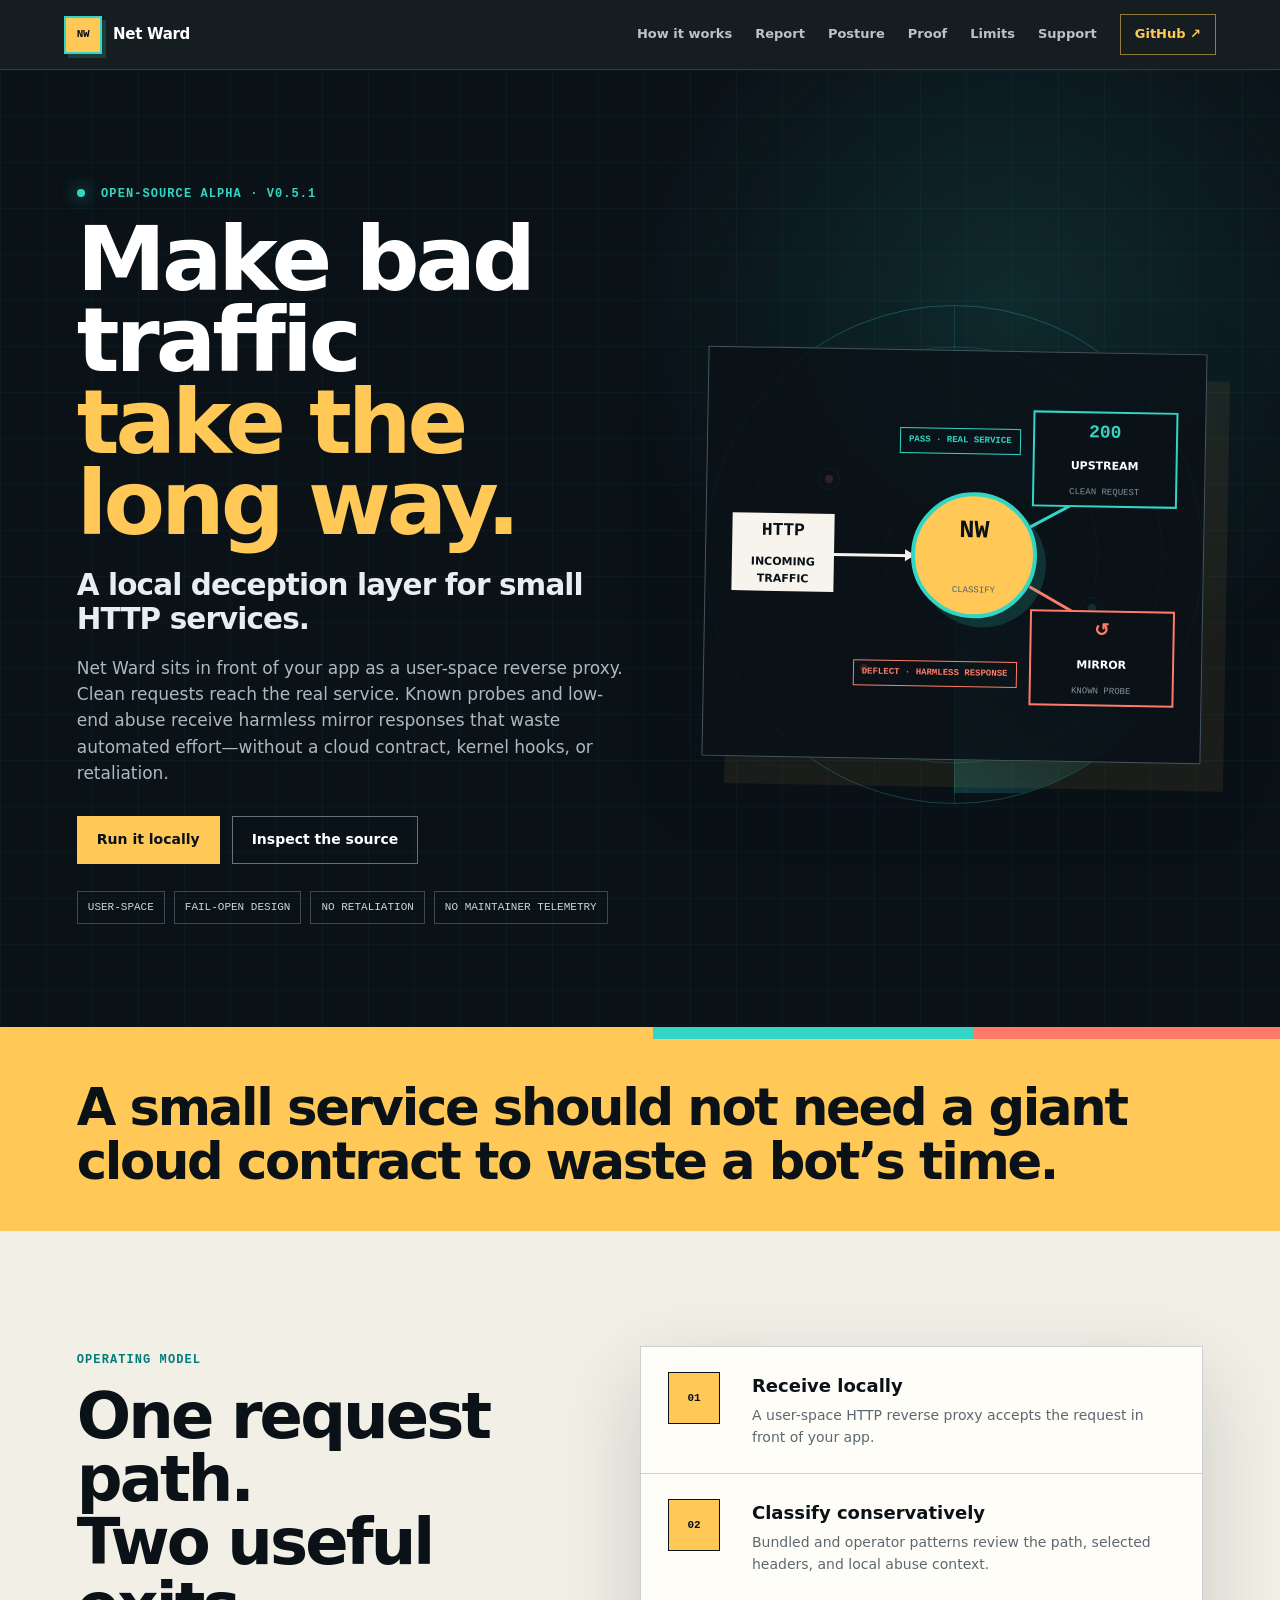
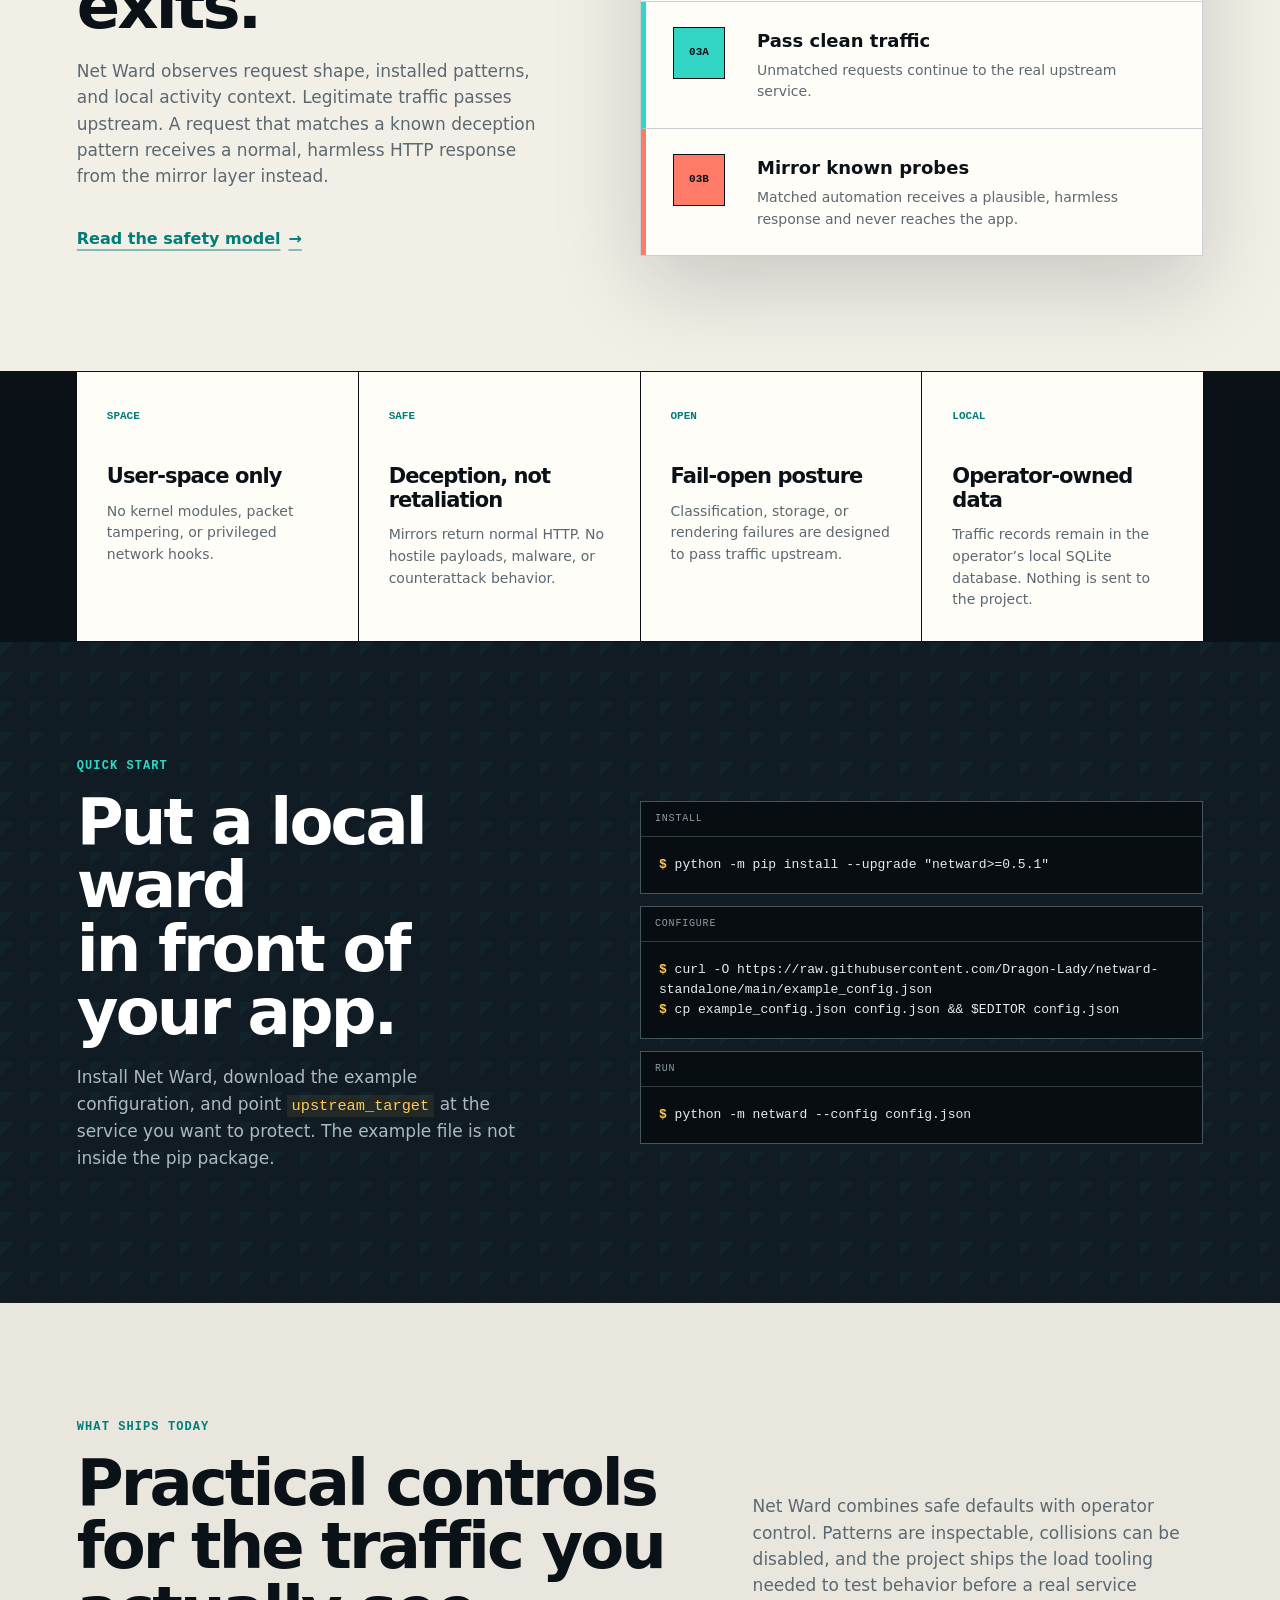
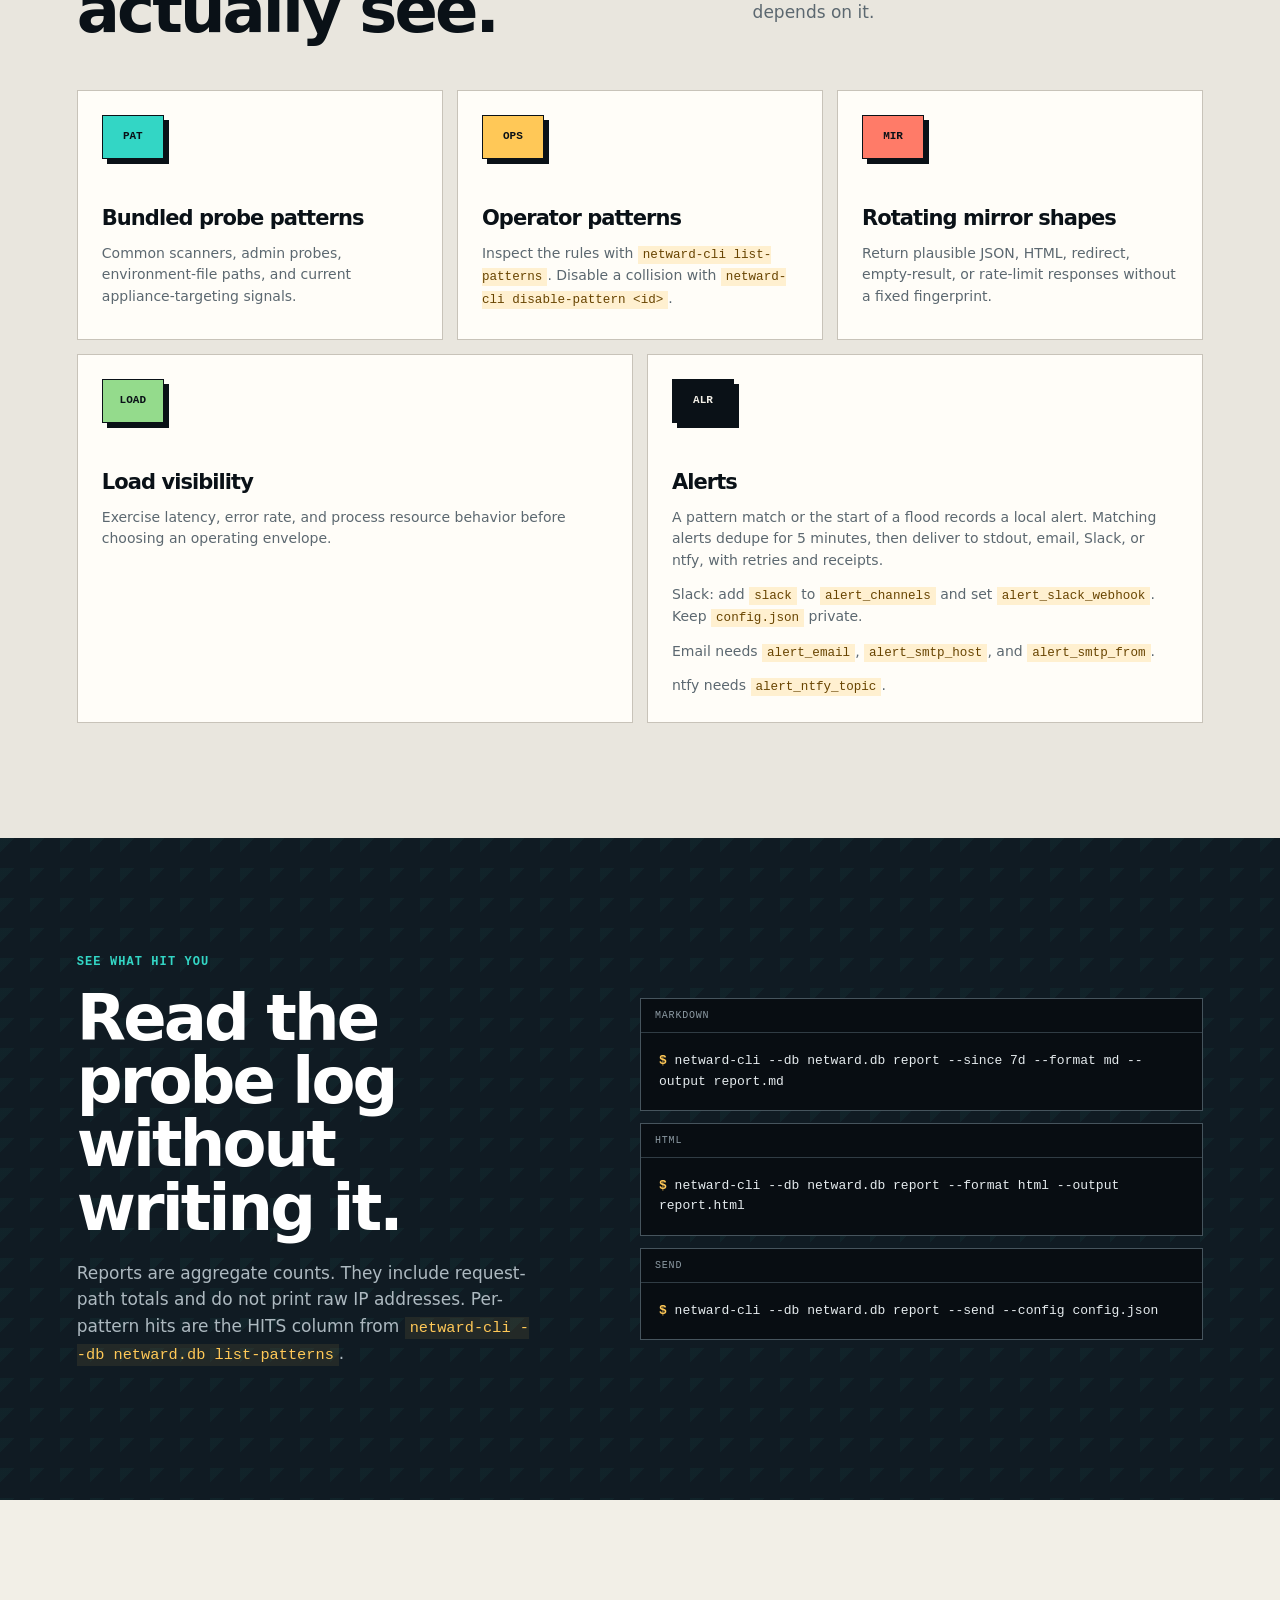
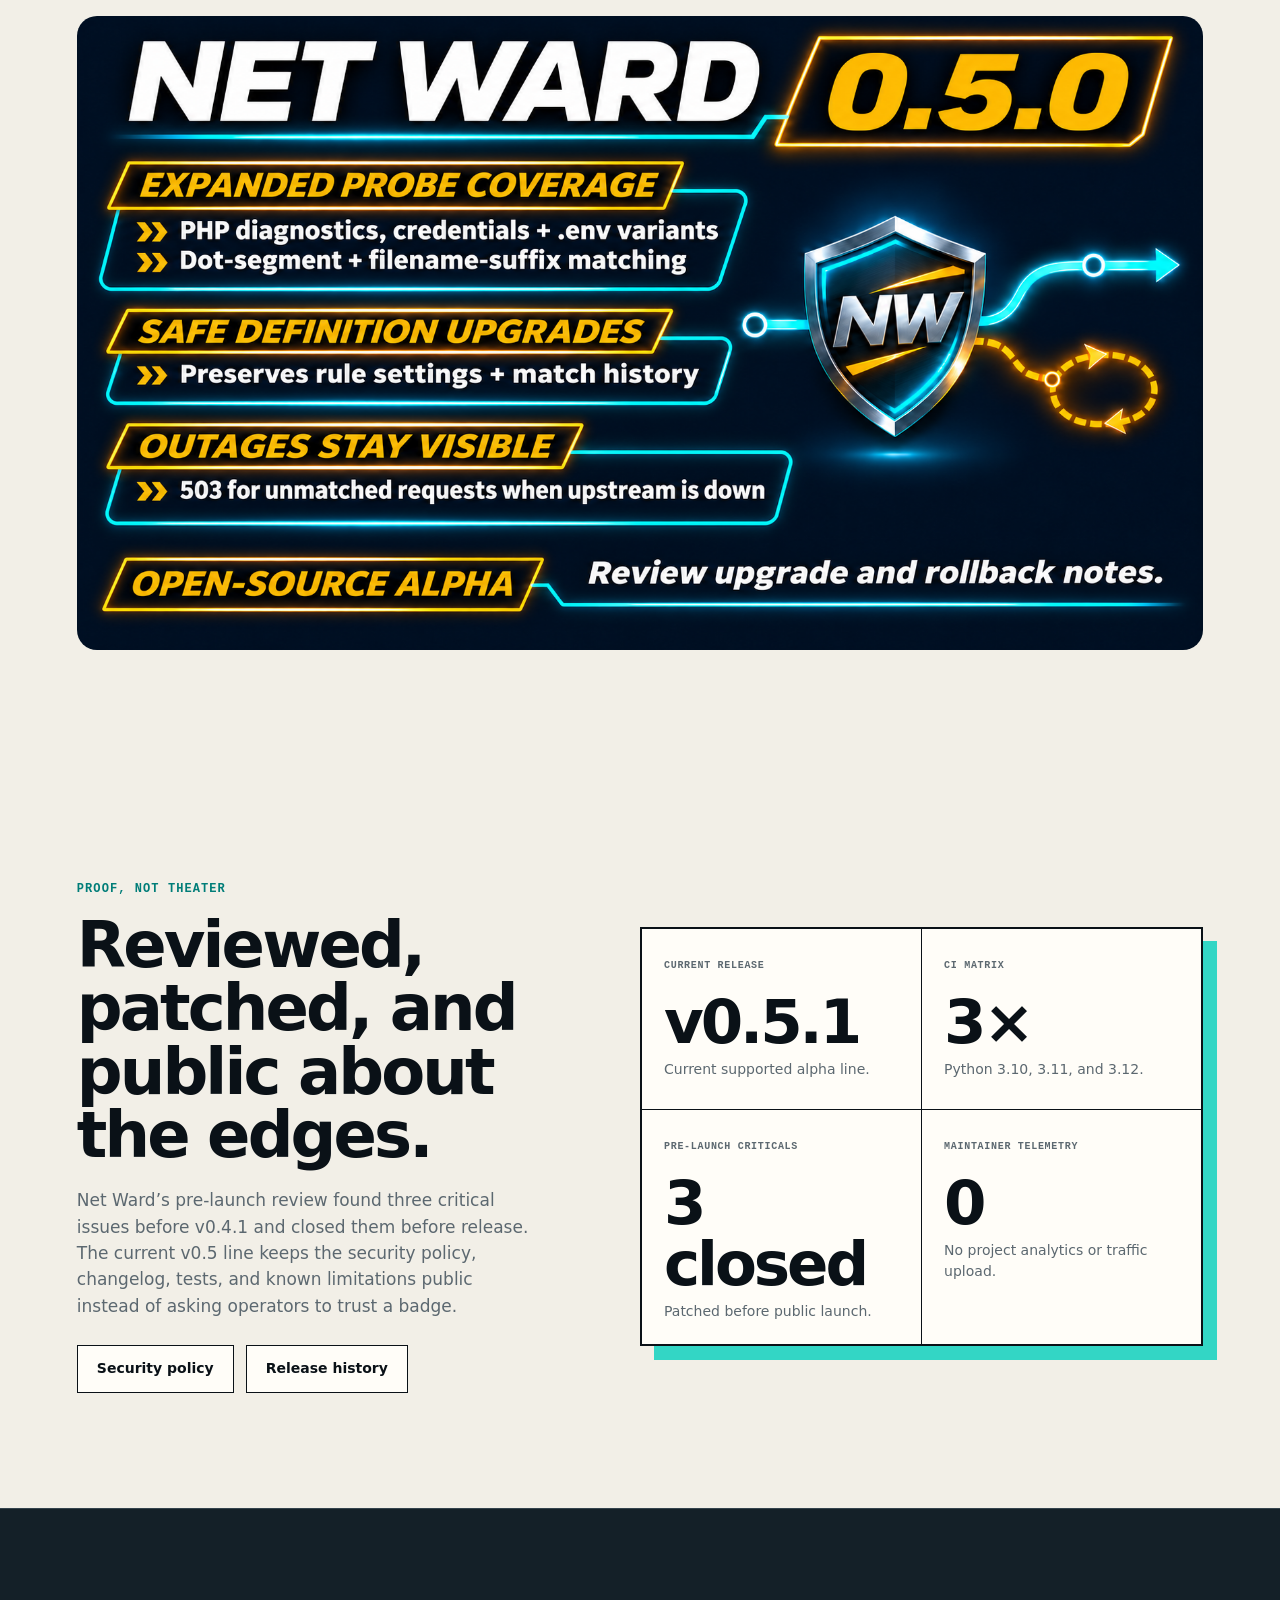
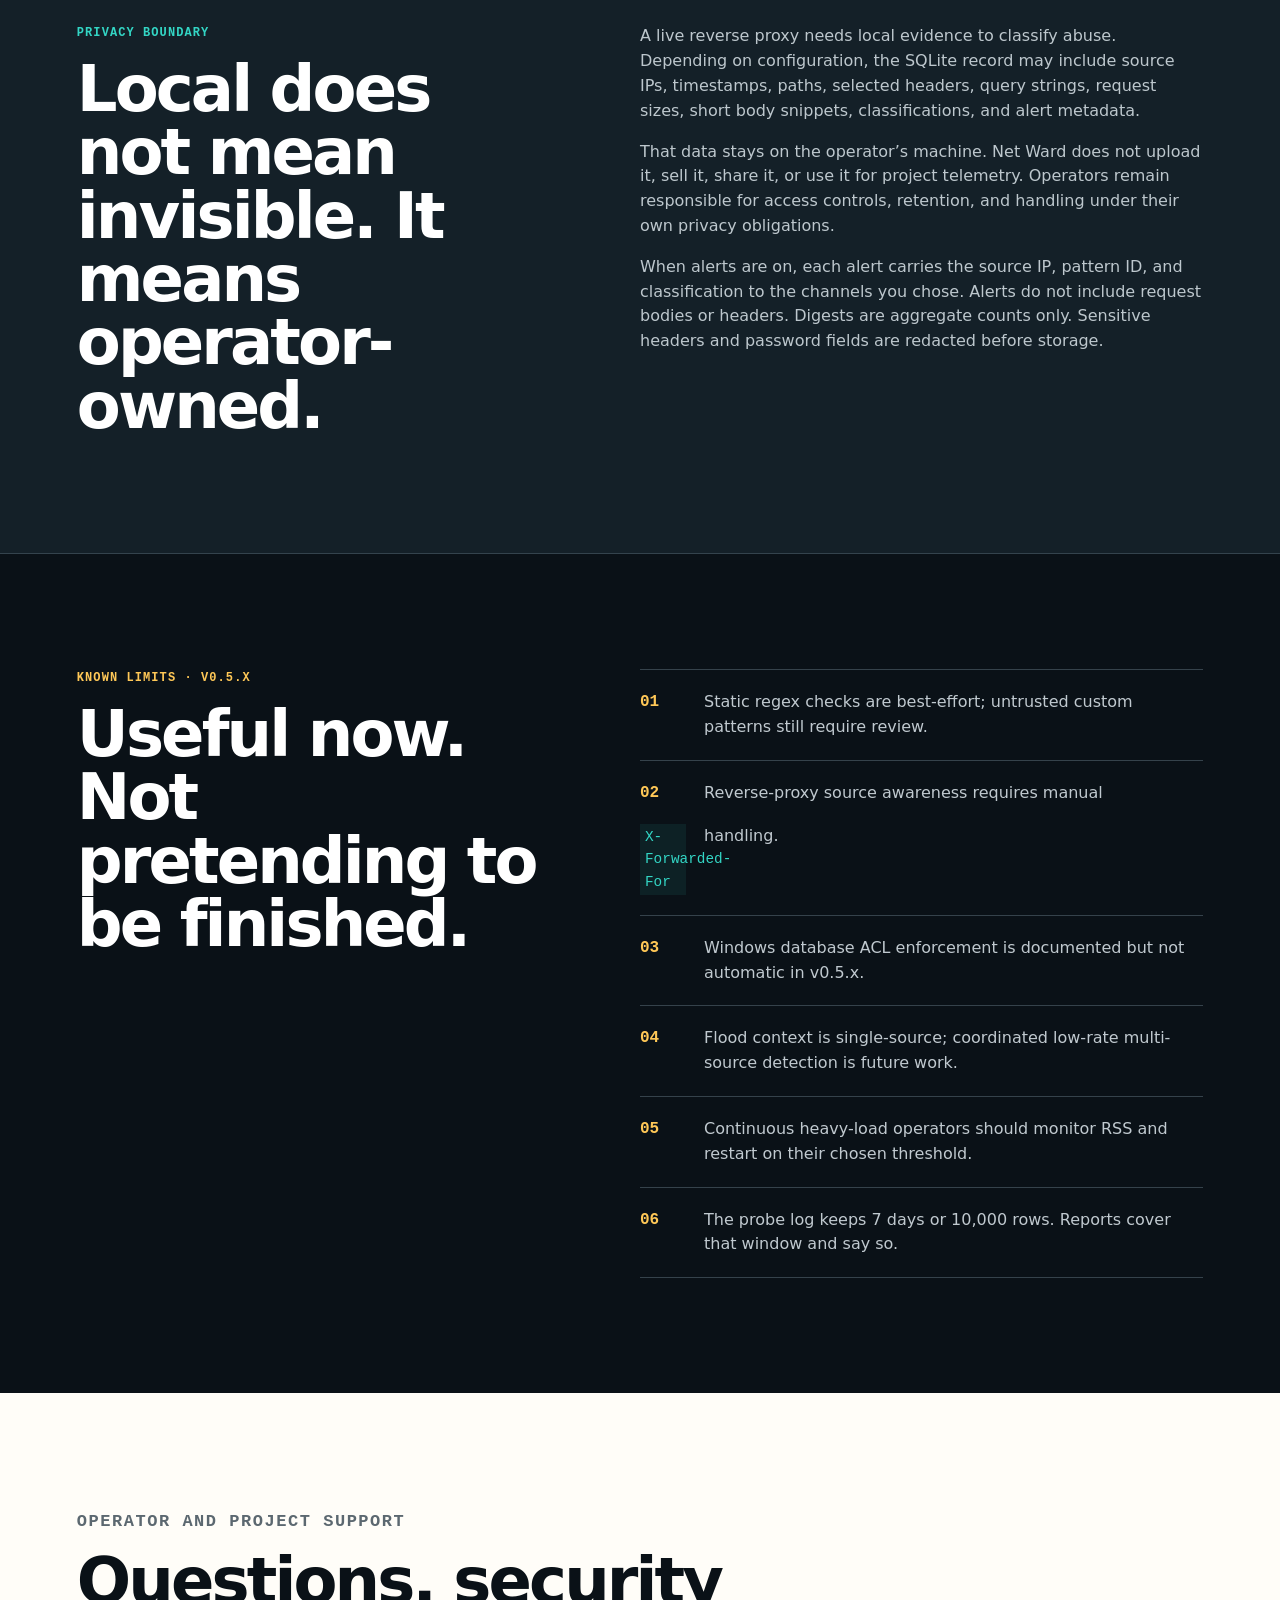
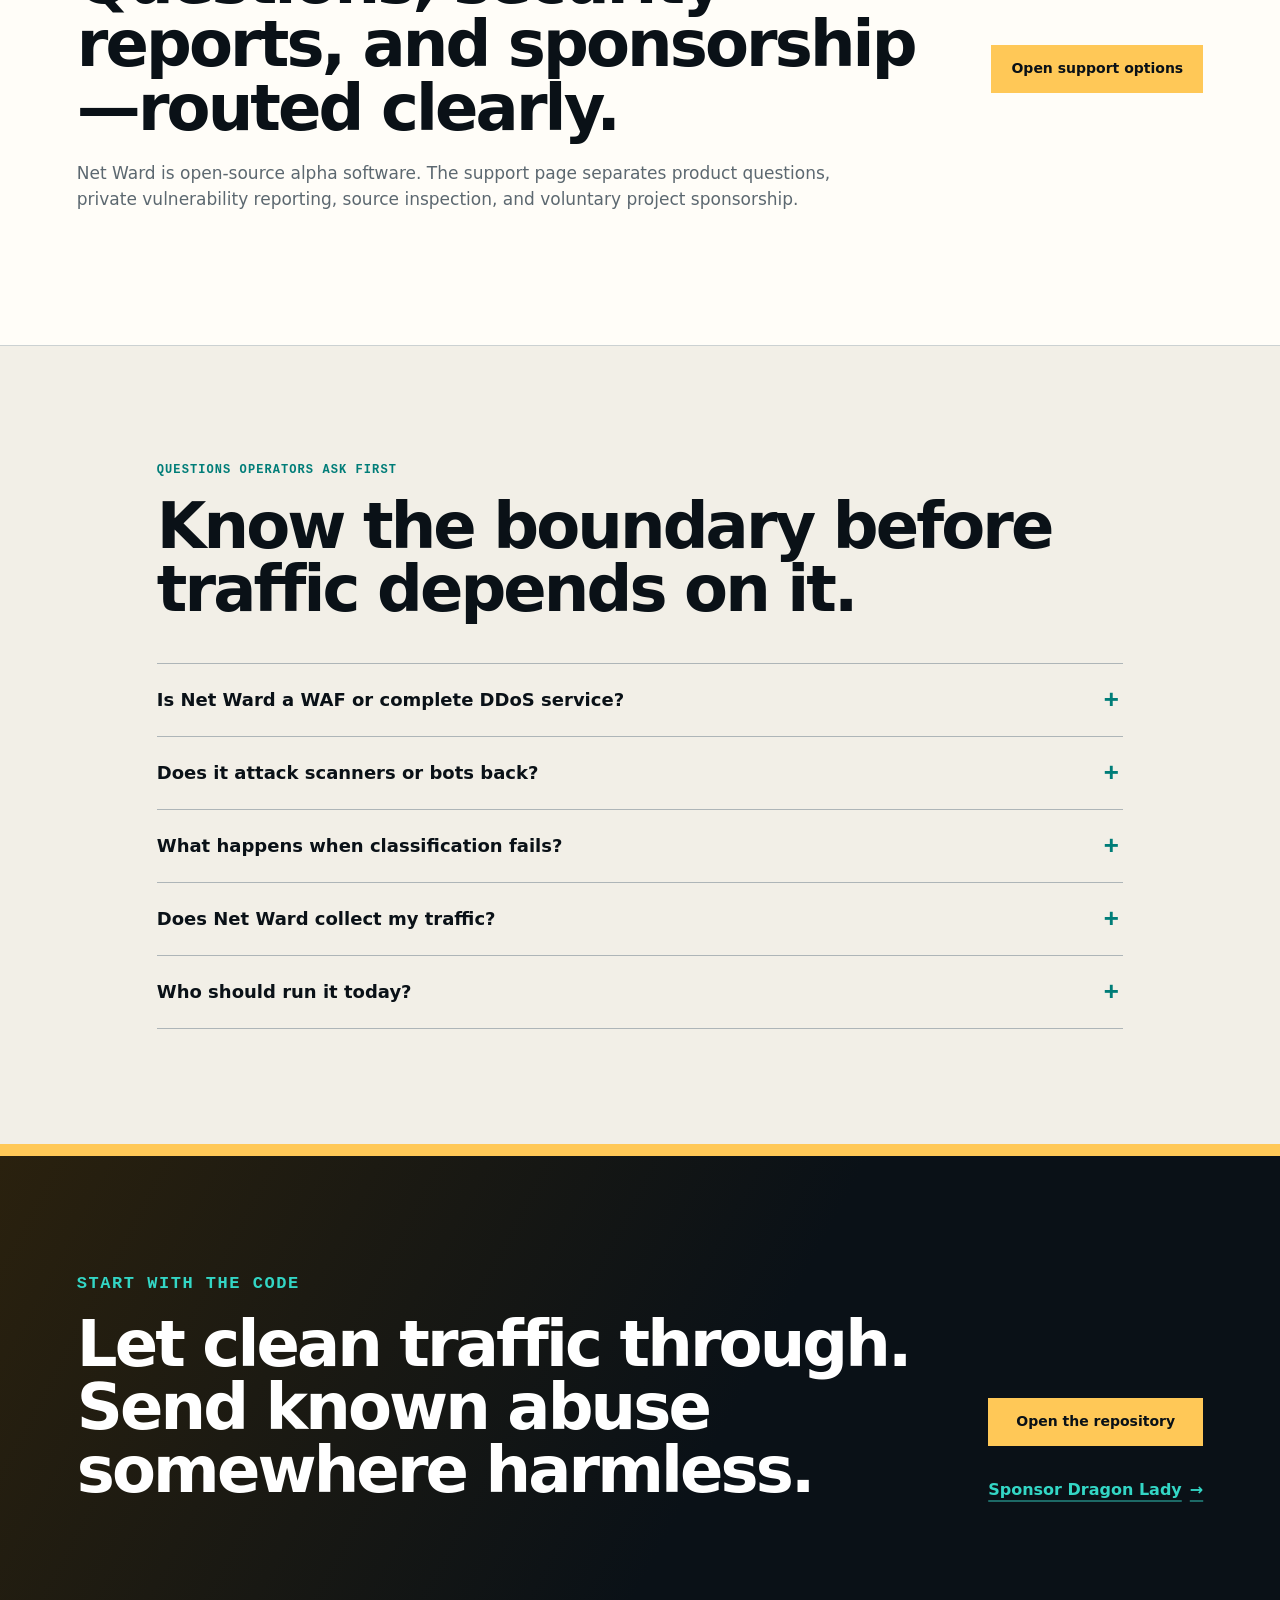
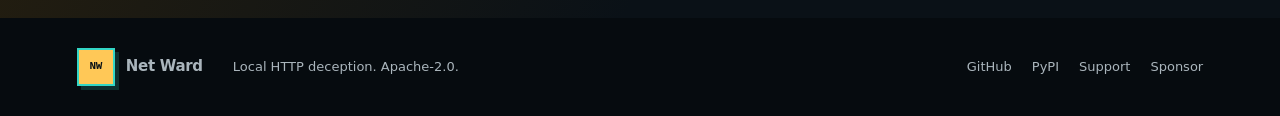
<file: docs/index.html>
<!doctype html>
<html lang="en">
<head>
  <meta charset="utf-8">
  <meta name="viewport" content="width=device-width, initial-scale=1">
  <meta name="theme-color" content="#0a1117">
  <meta name="description" content="Net Ward is a local user-space reverse proxy that lets clean HTTP traffic through and sends known probes to harmless mirror responses.">
  <meta property="og:type" content="website">
  <meta property="og:url" content="https://dragon-lady.github.io/netward-standalone/">
  <meta property="og:title" content="Net Ward | Make bad traffic take the long way">
  <meta property="og:description" content="Local bot and probe deflection for small HTTP services. User-space, fail-open, and built without retaliation.">
  <meta property="og:image" content="https://dragon-lady.github.io/netward-standalone/og-net-ward-0.5.0.png">
  <meta property="og:image:width" content="1671">
  <meta property="og:image:height" content="941">
  <meta property="og:image:alt" content="Net Ward 0.5.0: expanded PHP diagnostic, credential and environment-file probe matching; dot-segment and filename-suffix handling; definition upgrades preserve rule settings and match history; unmatched requests receive 503 when upstream is down. Open-source alpha; review upgrade and rollback notes.">
  <meta name="twitter:card" content="summary_large_image">
  <meta name="twitter:title" content="Net Ward | Local bot and probe deflection">
  <meta name="twitter:description" content="Let clean traffic through. Send known abuse somewhere harmless.">
  <meta name="twitter:image" content="https://dragon-lady.github.io/netward-standalone/og-net-ward-0.5.0.png">
  <link rel="canonical" href="https://dragon-lady.github.io/netward-standalone/">
  <link rel="icon" href="favicon.svg" type="image/svg+xml">
  <link rel="stylesheet" href="styles.css">
  <title>Net Ward | Make bad traffic take the long way</title>
</head>
<body>
  <a class="skip-link" href="#main">Skip to content</a>

  <header class="site-header">
    <a class="brand" href="#top" aria-label="Net Ward home">
      <span class="brand-mark" aria-hidden="true">NW</span>
      <span>Net Ward</span>
    </a>
    <nav class="nav-links" aria-label="Primary navigation">
      <a href="#how">How it works</a>
      <a href="#report">Report</a>
      <a href="#posture">Posture</a>
      <a href="#proof">Proof</a>
      <a href="#limits">Limits</a>
      <a href="support.html">Support</a>
      <a class="nav-cta" href="https://github.com/Dragon-Lady/netward-standalone" target="_blank" rel="noreferrer">GitHub <span aria-hidden="true">↗</span></a>
    </nav>
  </header>

  <main id="main">
    <section class="hero" id="top" aria-labelledby="hero-title">
      <div class="hero-copy">
        <p class="eyebrow"><span class="live-dot" aria-hidden="true"></span> Open-source alpha · v0.5.1</p>
        <h1 id="hero-title">Make bad traffic<br><span>take the long way.</span></h1>
        <p class="hero-subtitle">A local deception layer for small HTTP services.</p>
        <p class="hero-text">
          Net Ward sits in front of your app as a user-space reverse proxy. Clean requests
          reach the real service. Known probes and low-end abuse receive harmless mirror
          responses that waste automated effort—without a cloud contract, kernel hooks,
          or retaliation.
        </p>
        <div class="hero-actions">
          <a class="button primary" href="#quickstart">Run it locally</a>
          <a class="button secondary" href="https://github.com/Dragon-Lady/netward-standalone" target="_blank" rel="noreferrer">Inspect the source</a>
        </div>
        <ul class="promise-row" aria-label="Core posture">
          <li>User-space</li>
          <li>Fail-open design</li>
          <li>No retaliation</li>
          <li>No maintainer telemetry</li>
        </ul>
      </div>

      <div class="hero-visual" aria-label="Diagram showing Net Ward routing clean traffic to an upstream and known probes to a mirror">
        <div class="radar" aria-hidden="true">
          <span class="radar-ring ring-one"></span>
          <span class="radar-ring ring-two"></span>
          <span class="radar-ring ring-three"></span>
          <span class="radar-sweep"></span>
          <span class="signal signal-clean-one"></span>
          <span class="signal signal-clean-two"></span>
          <span class="signal signal-probe-one"></span>
          <span class="signal signal-probe-two"></span>
        </div>
        <div class="route-board" aria-hidden="true">
          <div class="route-source">
            <span>HTTP</span>
            <strong>incoming traffic</strong>
          </div>
          <div class="route-line route-line-in"></div>
          <div class="ward-node"><span>NW</span><small>classify</small></div>
          <div class="route-line route-line-clean"></div>
          <div class="route-line route-line-mirror"></div>
          <div class="route-target upstream-target"><span>200</span><strong>upstream</strong><small>clean request</small></div>
          <div class="route-target mirror-target"><span>↺</span><strong>mirror</strong><small>known probe</small></div>
          <div class="route-status status-clean">PASS · REAL SERVICE</div>
          <div class="route-status status-mirror">DEFLECT · HARMLESS RESPONSE</div>
        </div>
      </div>
    </section>

    <section class="impact-band" aria-label="Net Ward positioning">
      <p>A small service should not need a giant cloud contract to waste a bot’s time.</p>
    </section>

    <section class="section operating-model" id="how">
      <div class="section-copy">
        <p class="section-kicker">Operating model</p>
        <h2>One request path.<br>Two useful exits.</h2>
        <p>
          Net Ward observes request shape, installed patterns, and local activity context.
          Legitimate traffic passes upstream. A request that matches a known deception pattern
          receives a normal, harmless HTTP response from the mirror layer instead.
        </p>
        <a class="text-link" href="https://github.com/Dragon-Lady/netward-standalone#safety-model" target="_blank" rel="noreferrer">Read the safety model <span aria-hidden="true">→</span></a>
      </div>
      <ol class="flow-panel" aria-label="Request flow">
        <li>
          <span class="step-number">01</span>
          <div><strong>Receive locally</strong><p>A user-space HTTP reverse proxy accepts the request in front of your app.</p></div>
        </li>
        <li>
          <span class="step-number">02</span>
          <div><strong>Classify conservatively</strong><p>Bundled and operator patterns review the path, selected headers, and local abuse context.</p></div>
        </li>
        <li class="flow-pass">
          <span class="step-number">03A</span>
          <div><strong>Pass clean traffic</strong><p>Unmatched requests continue to the real upstream service.</p></div>
        </li>
        <li class="flow-deflect">
          <span class="step-number">03B</span>
          <div><strong>Mirror known probes</strong><p>Matched automation receives a plausible, harmless response and never reaches the app.</p></div>
        </li>
      </ol>
    </section>

    <section class="posture-grid" id="posture" aria-label="Security posture">
      <article>
        <span class="card-code">SPACE</span>
        <h3>User-space only</h3>
        <p>No kernel modules, packet tampering, or privileged network hooks.</p>
      </article>
      <article>
        <span class="card-code">SAFE</span>
        <h3>Deception, not retaliation</h3>
        <p>Mirrors return normal HTTP. No hostile payloads, malware, or counterattack behavior.</p>
      </article>
      <article>
        <span class="card-code">OPEN</span>
        <h3>Fail-open posture</h3>
        <p>Classification, storage, or rendering failures are designed to pass traffic upstream.</p>
      </article>
      <article>
        <span class="card-code">LOCAL</span>
        <h3>Operator-owned data</h3>
        <p>Traffic records remain in the operator’s local SQLite database. Nothing is sent to the project.</p>
      </article>
    </section>

    <section class="section quickstart" id="quickstart">
      <div class="section-copy">
        <p class="section-kicker">Quick start</p>
        <h2>Put a local ward<br>in front of your app.</h2>
        <p>
          Install Net Ward, download the example configuration, and point
          <code>upstream_target</code> at the service you want to protect.
          The example file is not inside the pip package.
        </p>
      </div>
      <div class="code-stack">
        <div class="code-card">
          <span>Install</span>
          <pre><code><b>$</b> python -m pip install --upgrade "netward&gt;=0.5.1"</code></pre>
        </div>
        <div class="code-card">
          <span>Configure</span>
          <pre><code><b>$</b> curl -O https://raw.githubusercontent.com/Dragon-Lady/netward-standalone/main/example_config.json
<b>$</b> cp example_config.json config.json && $EDITOR config.json</code></pre>
        </div>
        <div class="code-card">
          <span>Run</span>
          <pre><code><b>$</b> python -m netward --config config.json</code></pre>
        </div>
      </div>
    </section>

    <section class="section capabilities" aria-labelledby="capabilities-title">
      <div class="capabilities-heading">
        <div>
          <p class="section-kicker">What ships today</p>
          <h2 id="capabilities-title">Practical controls for the traffic you actually see.</h2>
        </div>
        <p>
          Net Ward combines safe defaults with operator control. Patterns are inspectable,
          collisions can be disabled, and the project ships the load tooling needed to test
          behavior before a real service depends on it.
        </p>
      </div>
      <div class="capability-grid">
        <article>
          <span class="capability-mark cyan" aria-hidden="true">PAT</span>
          <h3>Bundled probe patterns</h3>
          <p>Common scanners, admin probes, environment-file paths, and current appliance-targeting signals.</p>
        </article>
        <article>
          <span class="capability-mark amber" aria-hidden="true">OPS</span>
          <h3>Operator patterns</h3>
          <p>Inspect the rules with <code>netward-cli list-patterns</code>. Disable a collision with <code>netward-cli disable-pattern &lt;id&gt;</code>.</p>
        </article>
        <article>
          <span class="capability-mark coral" aria-hidden="true">MIR</span>
          <h3>Rotating mirror shapes</h3>
          <p>Return plausible JSON, HTML, redirect, empty-result, or rate-limit responses without a fixed fingerprint.</p>
        </article>
        <article>
          <span class="capability-mark green" aria-hidden="true">LOAD</span>
          <h3>Load visibility</h3>
          <p>Exercise latency, error rate, and process resource behavior before choosing an operating envelope.</p>
        </article>
        <article>
          <span class="capability-mark ink" aria-hidden="true">ALR</span>
          <h3>Alerts</h3>
          <p>A pattern match or the start of a flood records a local alert. Matching alerts dedupe for 5 minutes, then deliver to stdout, email, Slack, or ntfy, with retries and receipts.</p>
          <p>Slack: add <code>slack</code> to <code>alert_channels</code> and set <code>alert_slack_webhook</code>. Keep <code>config.json</code> private.</p>
          <p>Email needs <code>alert_email</code>, <code>alert_smtp_host</code>, and <code>alert_smtp_from</code>.</p>
          <p>ntfy needs <code>alert_ntfy_topic</code>.</p>
        </article>
      </div>
    </section>

    <section class="section quickstart" id="report">
      <div class="section-copy">
        <p class="section-kicker">See what hit you</p>
        <h2>Read the probe log<br>without writing it.</h2>
        <p>
          Reports are aggregate counts. They include request-path totals and do not print raw IP addresses.
          Per-pattern hits are the HITS column from
          <code>netward-cli --db netward.db list-patterns</code>.
        </p>
      </div>
      <div class="code-stack">
        <div class="code-card">
          <span>Markdown</span>
          <pre><code><b>$</b> netward-cli --db netward.db report --since 7d --format md --output report.md</code></pre>
        </div>
        <div class="code-card">
          <span>HTML</span>
          <pre><code><b>$</b> netward-cli --db netward.db report --format html --output report.html</code></pre>
        </div>
        <div class="code-card">
          <span>Send</span>
          <pre><code><b>$</b> netward-cli --db netward.db report --send --config config.json</code></pre>
        </div>
      </div>
    </section>

    <section class="section" aria-label="Net Ward 0.5.0 coverage and reliability update">
      <a href="https://github.com/Dragon-Lady/netward-standalone/releases/tag/v0.5.0">
        <img src="og-net-ward-0.5.0.png" width="1671" height="941"
             style="display:block;width:100%;height:auto;border-radius:20px" loading="lazy"
             alt="Net Ward 0.5.0: expanded PHP diagnostic, credential and environment-file probe matching; dot-segment and filename-suffix handling; definition upgrades preserve rule settings and match history; unmatched requests receive 503 when upstream is down. Open-source alpha; review upgrade and rollback notes.">
      </a>
    </section>

    <section class="section proof" id="proof">
      <div class="proof-copy">
        <p class="section-kicker">Proof, not theater</p>
        <h2>Reviewed, patched, and public about the edges.</h2>
        <p>
          Net Ward’s pre-launch review found three critical issues before v0.4.1 and closed
          them before release. The current v0.5 line keeps the security policy, changelog,
          tests, and known limitations public instead of asking operators to trust a badge.
        </p>
        <div class="proof-actions">
          <a class="button secondary" href="https://github.com/Dragon-Lady/netward-standalone/blob/main/SECURITY.md" target="_blank" rel="noreferrer">Security policy</a>
          <a class="button secondary" href="https://github.com/Dragon-Lady/netward-standalone/blob/main/CHANGELOG.md" target="_blank" rel="noreferrer">Release history</a>
        </div>
      </div>
      <div class="metric-grid" aria-label="Release evidence">
        <article><span>Current release</span><strong>v0.5.1</strong><p>Current supported alpha line.</p></article>
        <article><span>CI matrix</span><strong>3×</strong><p>Python 3.10, 3.11, and 3.12.</p></article>
        <article><span>Pre-launch criticals</span><strong>3 closed</strong><p>Patched before public launch.</p></article>
        <article><span>Maintainer telemetry</span><strong>0</strong><p>No project analytics or traffic upload.</p></article>
      </div>
    </section>

    <section class="section data-boundary" aria-labelledby="data-title">
      <div>
        <p class="section-kicker">Privacy boundary</p>
        <h2 id="data-title">Local does not mean invisible. It means operator-owned.</h2>
      </div>
      <div class="data-copy">
        <p>
          A live reverse proxy needs local evidence to classify abuse. Depending on configuration,
          the SQLite record may include source IPs, timestamps, paths, selected headers, query strings,
          request sizes, short body snippets, classifications, and alert metadata.
        </p>
        <p>
          That data stays on the operator’s machine. Net Ward does not upload it, sell it, share it,
          or use it for project telemetry. Operators remain responsible for access controls, retention,
          and handling under their own privacy obligations.
        </p>
        <p>
          When alerts are on, each alert carries the source IP, pattern ID, and classification
          to the channels you chose. Alerts do not include request bodies or headers.
          Digests are aggregate counts only. Sensitive headers and password fields are
          redacted before storage.
        </p>
      </div>
    </section>

    <section class="section limits" id="limits">
      <div class="limits-heading">
        <p class="section-kicker">Known limits · v0.5.x</p>
        <h2>Useful now.<br>Not pretending to be finished.</h2>
      </div>
      <div class="limits-list">
        <p><span>01</span> Static regex checks are best-effort; untrusted custom patterns still require review.</p>
        <p><span>02</span> Reverse-proxy source awareness requires manual <code>X-Forwarded-For</code> handling.</p>
        <p><span>03</span> Windows database ACL enforcement is documented but not automatic in v0.5.x.</p>
        <p><span>04</span> Flood context is single-source; coordinated low-rate multi-source detection is future work.</p>
        <p><span>05</span> Continuous heavy-load operators should monitor RSS and restart on their chosen threshold.</p>
        <p><span>06</span> The probe log keeps 7 days or 10,000 rows. Reports cover that window and say so.</p>
      </div>
    </section>

    <section class="section support-band" aria-labelledby="support-title">
      <div>
        <p class="section-kicker">Operator and project support</p>
        <h2 id="support-title">Questions, security reports, and sponsorship—routed clearly.</h2>
        <p>
          Net Ward is open-source alpha software. The support page separates product questions,
          private vulnerability reporting, source inspection, and voluntary project sponsorship.
        </p>
      </div>
      <a class="button primary" href="support.html">Open support options</a>
    </section>

    <section class="section faq" aria-labelledby="faq-title">
      <p class="section-kicker">Questions operators ask first</p>
      <h2 id="faq-title">Know the boundary before traffic depends on it.</h2>
      <details>
        <summary>Is Net Ward a WAF or complete DDoS service?</summary>
        <p>No. It is a small, local reverse-proxy deception layer for known probes and low-end abuse. It does not replace application security, an edge network, rate limiting, or a full WAF.</p>
      </details>
      <details>
        <summary>Does it attack scanners or bots back?</summary>
        <p>No. Mirror responses are ordinary, harmless HTTP. Net Ward does not exploit, infect, retaliate against, or damage a visitor.</p>
      </details>
      <details>
        <summary>What happens when classification fails?</summary>
        <p>The design goal is fail-open: classification, storage, and mirror-rendering failures pass the request upstream. An unreachable upstream receives a default mirror rather than exposing a raw proxy-error oracle.</p>
      </details>
      <details>
        <summary>Does Net Ward collect my traffic?</summary>
        <p>It stores operator-owned local records needed for detection. Nothing is sent to the maintainers. Review the privacy boundary above and configure retention for your environment.</p>
      </details>
      <details>
        <summary>Who should run it today?</summary>
        <p>Operators of small HTTP services who understand reverse proxies, can review alpha limitations, and want a local deflection layer they can inspect.</p>
      </details>
    </section>

    <section class="final-cta">
      <div>
        <p class="section-kicker">Start with the code</p>
        <h2>Let clean traffic through.<br>Send known abuse somewhere harmless.</h2>
      </div>
      <div class="final-actions">
        <a class="button primary" href="https://github.com/Dragon-Lady/netward-standalone" target="_blank" rel="noreferrer">Open the repository</a>
        <a class="text-link light" href="https://github.com/sponsors/Dragon-Lady" target="_blank" rel="noreferrer">Sponsor Dragon Lady <span aria-hidden="true">→</span></a>
      </div>
    </section>
  </main>

  <footer class="site-footer">
    <a class="brand" href="#top">
      <span class="brand-mark" aria-hidden="true">NW</span>
      <span>Net Ward</span>
    </a>
    <p>Local HTTP deception. Apache-2.0.</p>
    <nav aria-label="Footer navigation">
      <a href="https://github.com/Dragon-Lady/netward-standalone" target="_blank" rel="noreferrer">GitHub</a>
      <a href="https://pypi.org/project/netward/" target="_blank" rel="noreferrer">PyPI</a>
      <a href="support.html">Support</a>
      <a href="https://github.com/sponsors/Dragon-Lady" target="_blank" rel="noreferrer">Sponsor</a>
    </nav>
  </footer>
</body>
</html>
</file>
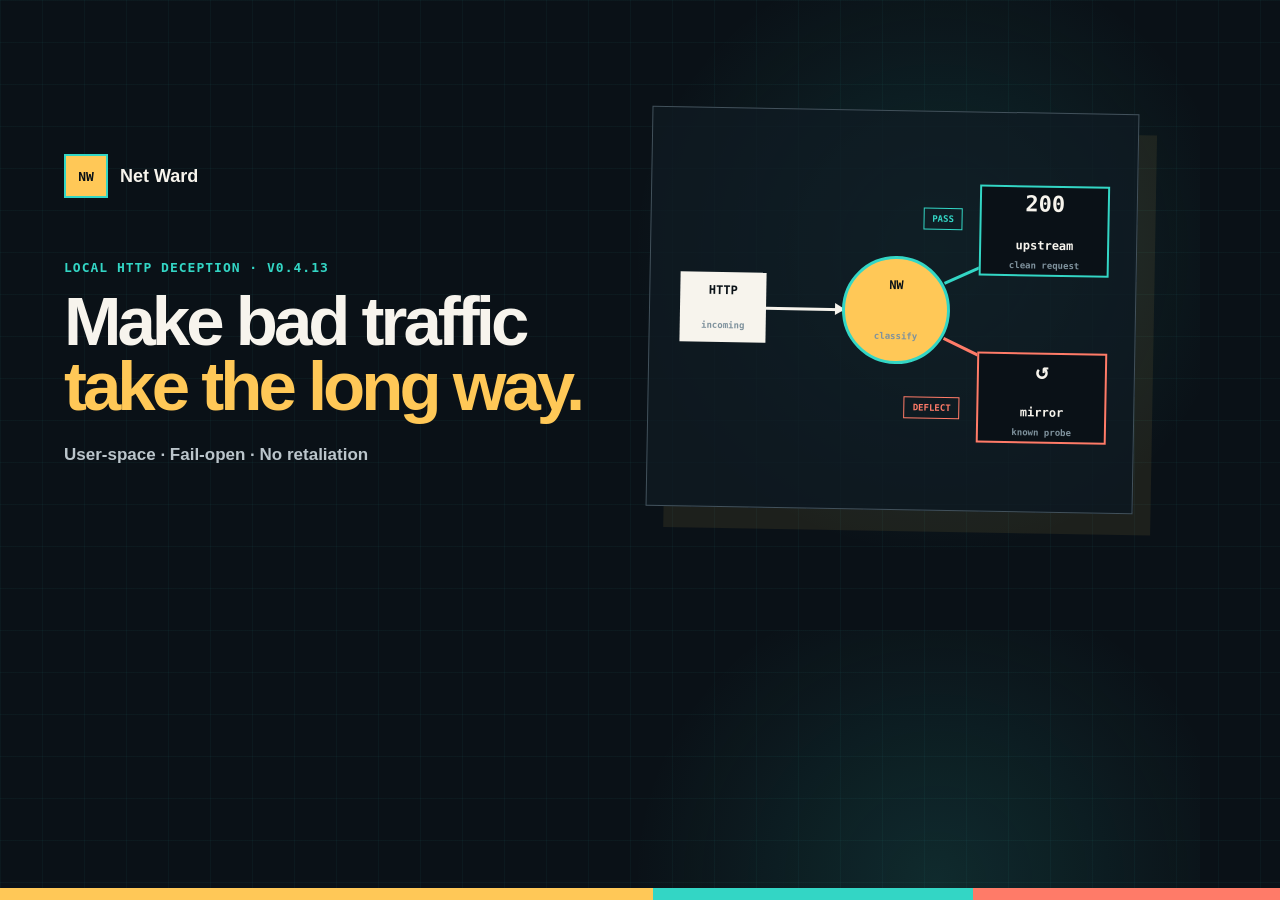
<file: docs/social-card.html>
<!doctype html>
<html lang="en">
<head>
  <meta charset="utf-8">
  <meta name="viewport" content="width=device-width, initial-scale=1">
  <meta name="robots" content="noindex">
  <title>Net Ward social card</title>
  <link rel="stylesheet" href="social-card.css">
</head>
<body>
  <main>
    <section class="copy">
      <div class="brand"><span>NW</span> Net Ward</div>
      <p class="eyebrow">LOCAL HTTP DECEPTION · V0.4.13</p>
      <h1>Make bad traffic<br><strong>take the long way.</strong></h1>
      <p class="subhead">User-space · Fail-open · No retaliation</p>
    </section>
    <section class="map" aria-label="Synthetic Net Ward route map">
      <div class="source">HTTP<br><small>incoming</small></div>
      <span class="line line-in"></span>
      <div class="ward">NW<br><small>classify</small></div>
      <span class="line line-good"></span>
      <span class="line line-bad"></span>
      <div class="target upstream"><b>200</b><br>upstream<small>clean request</small></div>
      <div class="target mirror"><b>↺</b><br>mirror<small>known probe</small></div>
      <div class="label good-label">PASS</div>
      <div class="label bad-label">DEFLECT</div>
    </section>
  </main>
</body>
</html>
</file>
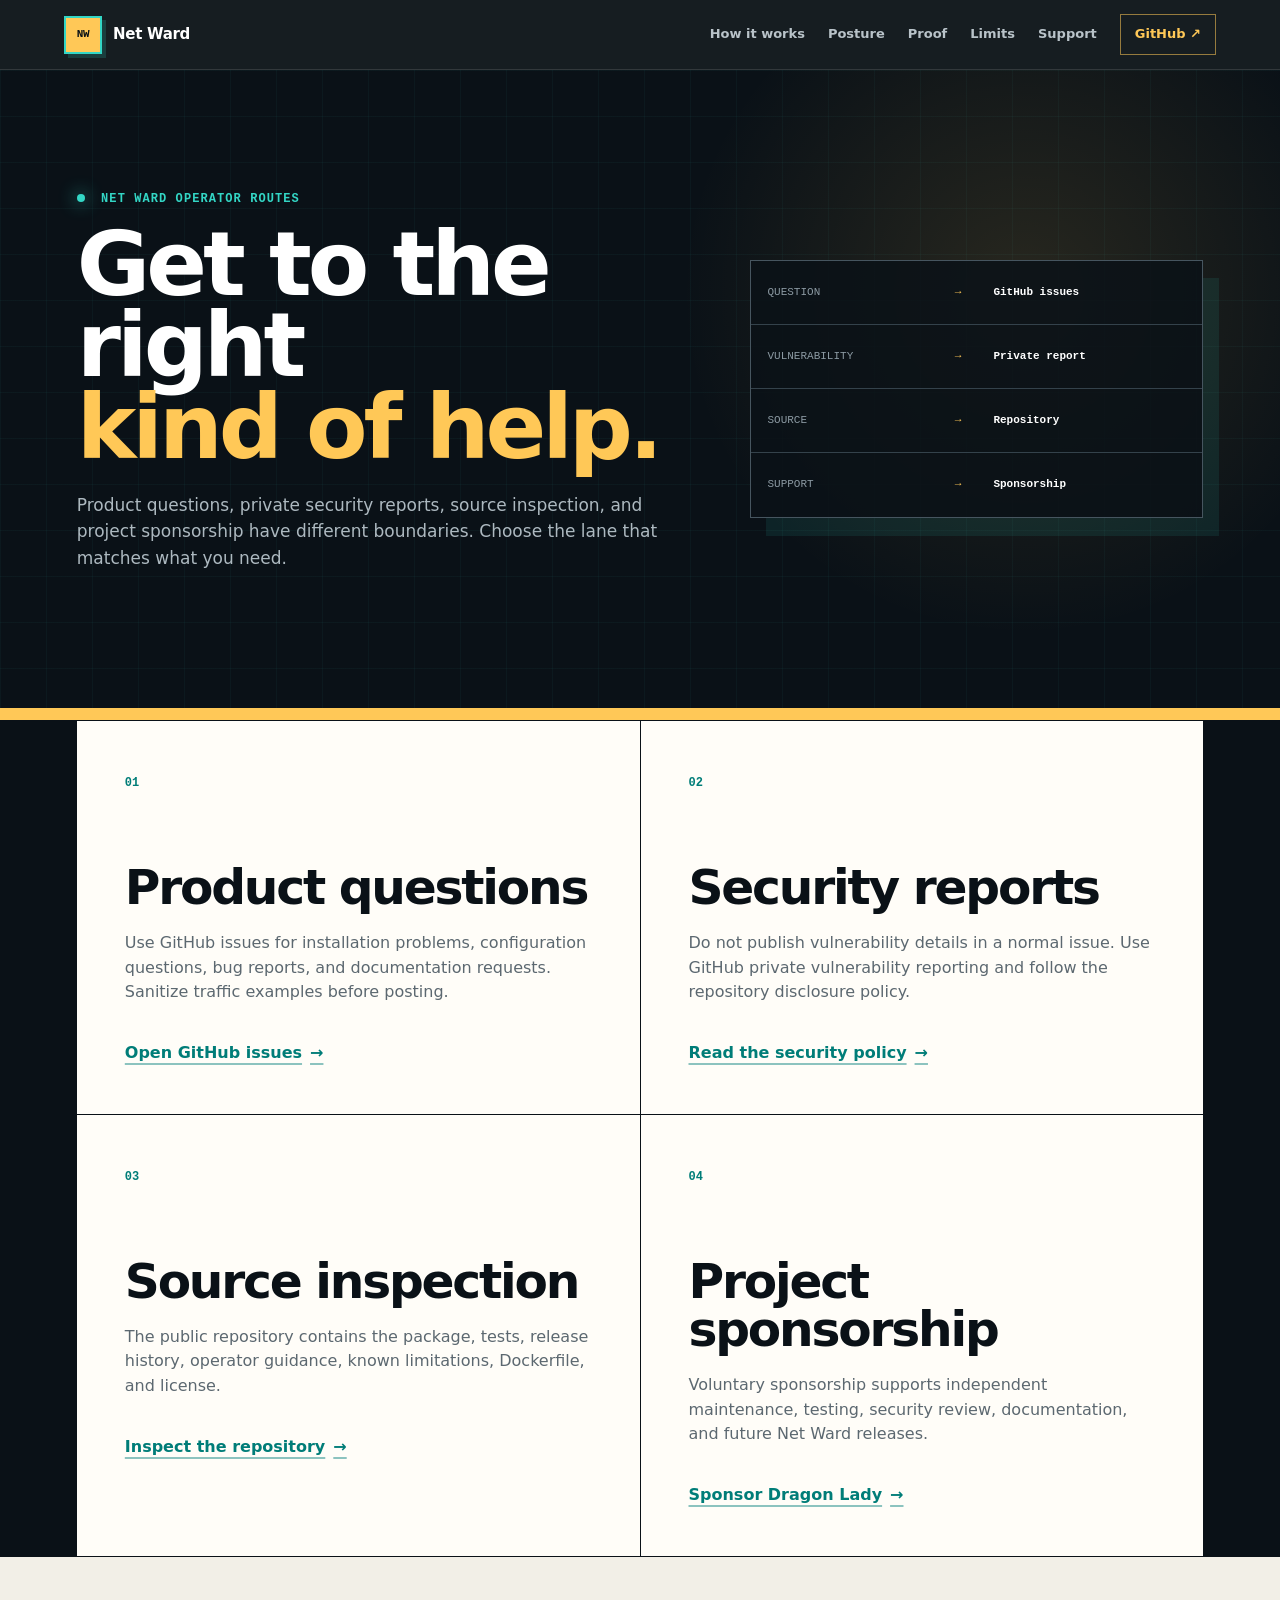
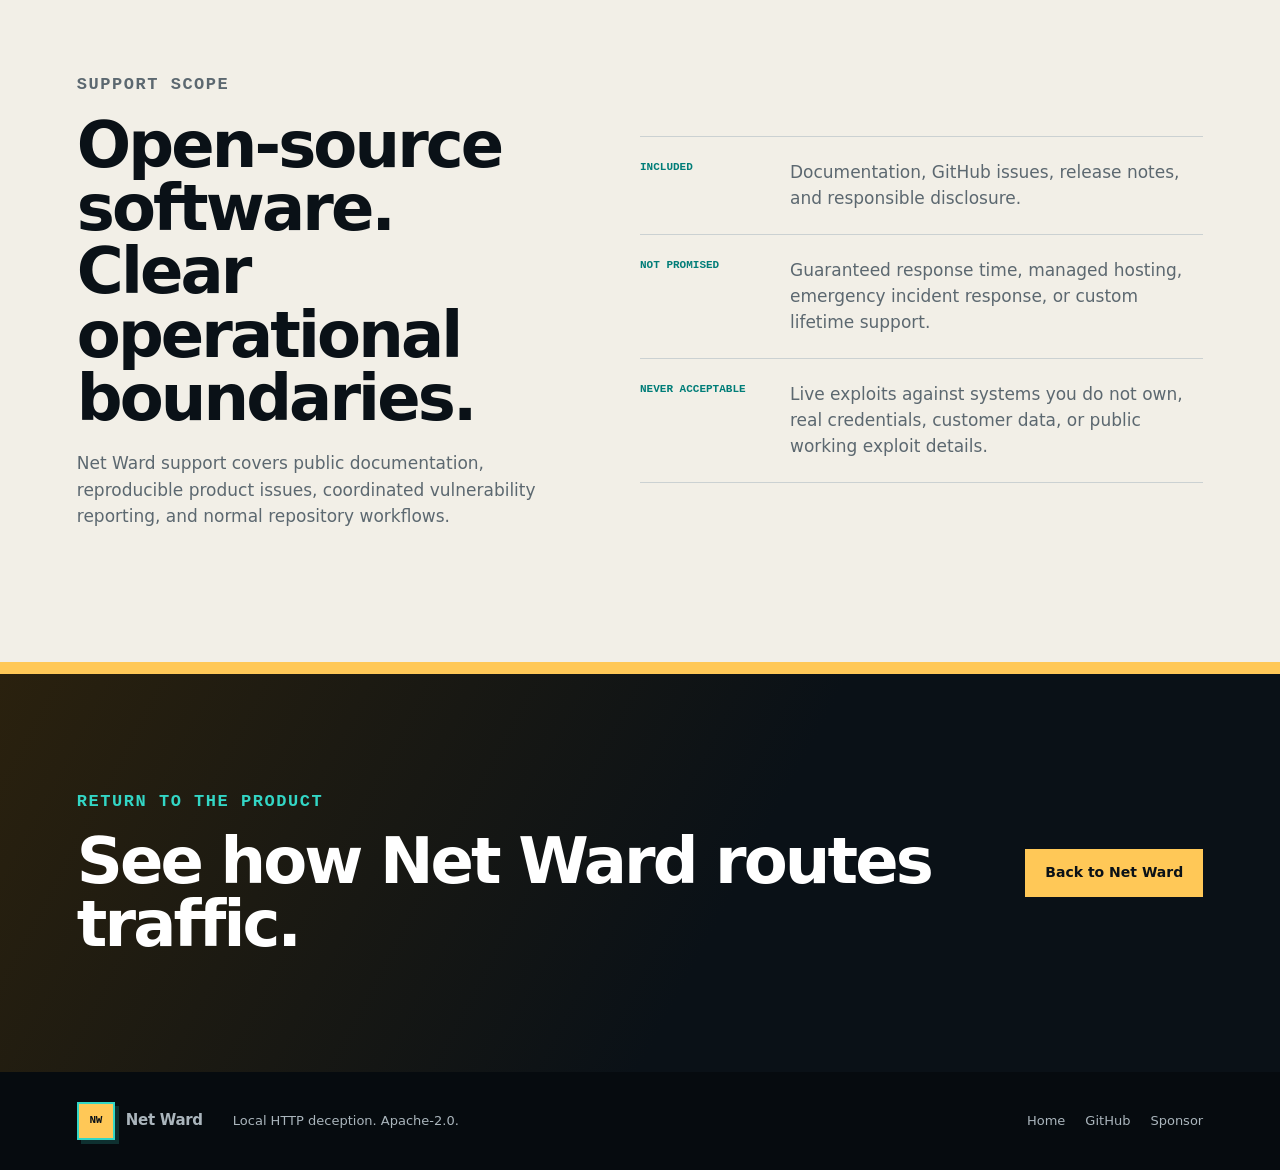
<file: docs/support.html>
<!doctype html>
<html lang="en">
<head>
  <meta charset="utf-8">
  <meta name="viewport" content="width=device-width, initial-scale=1">
  <meta name="theme-color" content="#0a1117">
  <meta name="description" content="Support, security reporting, source, and sponsorship options for Net Ward operators.">
  <link rel="canonical" href="https://dragon-lady.github.io/netward-standalone/support.html">
  <link rel="icon" href="favicon.svg" type="image/svg+xml">
  <link rel="stylesheet" href="styles.css">
  <title>Net Ward | Support options</title>
</head>
<body class="support-page">
  <a class="skip-link" href="#main">Skip to content</a>
  <header class="site-header">
    <a class="brand" href="index.html" aria-label="Net Ward home">
      <span class="brand-mark" aria-hidden="true">NW</span>
      <span>Net Ward</span>
    </a>
    <nav class="nav-links" aria-label="Primary navigation">
      <a href="index.html#how">How it works</a>
      <a href="index.html#posture">Posture</a>
      <a href="index.html#proof">Proof</a>
      <a href="index.html#limits">Limits</a>
      <a href="support.html">Support</a>
      <a class="nav-cta" href="https://github.com/Dragon-Lady/netward-standalone" target="_blank" rel="noreferrer">GitHub <span aria-hidden="true">↗</span></a>
    </nav>
  </header>

  <main id="main">
    <section class="support-hero" aria-labelledby="support-page-title">
      <div>
        <p class="eyebrow"><span class="live-dot" aria-hidden="true"></span> Net Ward operator routes</p>
        <h1 id="support-page-title">Get to the right<br><span>kind of help.</span></h1>
        <p class="hero-text">
          Product questions, private security reports, source inspection, and project
          sponsorship have different boundaries. Choose the lane that matches what you need.
        </p>
      </div>
      <div class="support-route-card" aria-hidden="true">
        <span>QUESTION</span><b>→</b><strong>GitHub issues</strong>
        <span>VULNERABILITY</span><b>→</b><strong>Private report</strong>
        <span>SOURCE</span><b>→</b><strong>Repository</strong>
        <span>SUPPORT</span><b>→</b><strong>Sponsorship</strong>
      </div>
    </section>

    <section class="support-options" aria-label="Support options">
      <article>
        <span class="support-number">01</span>
        <h2>Product questions</h2>
        <p>Use GitHub issues for installation problems, configuration questions, bug reports, and documentation requests. Sanitize traffic examples before posting.</p>
        <a class="text-link" href="https://github.com/Dragon-Lady/netward-standalone/issues" target="_blank" rel="noreferrer">Open GitHub issues <span aria-hidden="true">→</span></a>
      </article>
      <article>
        <span class="support-number">02</span>
        <h2>Security reports</h2>
        <p>Do not publish vulnerability details in a normal issue. Use GitHub private vulnerability reporting and follow the repository disclosure policy.</p>
        <a class="text-link" href="https://github.com/Dragon-Lady/netward-standalone/security/policy" target="_blank" rel="noreferrer">Read the security policy <span aria-hidden="true">→</span></a>
      </article>
      <article>
        <span class="support-number">03</span>
        <h2>Source inspection</h2>
        <p>The public repository contains the package, tests, release history, operator guidance, known limitations, Dockerfile, and license.</p>
        <a class="text-link" href="https://github.com/Dragon-Lady/netward-standalone" target="_blank" rel="noreferrer">Inspect the repository <span aria-hidden="true">→</span></a>
      </article>
      <article>
        <span class="support-number">04</span>
        <h2>Project sponsorship</h2>
        <p>Voluntary sponsorship supports independent maintenance, testing, security review, documentation, and future Net Ward releases.</p>
        <a class="text-link" href="https://github.com/sponsors/Dragon-Lady" target="_blank" rel="noreferrer">Sponsor Dragon Lady <span aria-hidden="true">→</span></a>
      </article>
    </section>

    <section class="section support-scope">
      <div>
        <p class="section-kicker">Support scope</p>
        <h2>Open-source software.<br>Clear operational boundaries.</h2>
        <p>
          Net Ward support covers public documentation, reproducible product issues,
          coordinated vulnerability reporting, and normal repository workflows.
        </p>
      </div>
      <div class="scope-list">
        <p><span>Included</span> Documentation, GitHub issues, release notes, and responsible disclosure.</p>
        <p><span>Not promised</span> Guaranteed response time, managed hosting, emergency incident response, or custom lifetime support.</p>
        <p><span>Never acceptable</span> Live exploits against systems you do not own, real credentials, customer data, or public working exploit details.</p>
      </div>
    </section>

    <section class="final-cta compact-cta">
      <div>
        <p class="section-kicker">Return to the product</p>
        <h2>See how Net Ward routes traffic.</h2>
      </div>
      <a class="button primary" href="index.html">Back to Net Ward</a>
    </section>
  </main>

  <footer class="site-footer">
    <a class="brand" href="index.html">
      <span class="brand-mark" aria-hidden="true">NW</span>
      <span>Net Ward</span>
    </a>
    <p>Local HTTP deception. Apache-2.0.</p>
    <nav aria-label="Footer navigation">
      <a href="index.html">Home</a>
      <a href="https://github.com/Dragon-Lady/netward-standalone" target="_blank" rel="noreferrer">GitHub</a>
      <a href="https://github.com/sponsors/Dragon-Lady" target="_blank" rel="noreferrer">Sponsor</a>
    </nav>
  </footer>
</body>
</html>
</file>
<file: docs/styles.css>
:root {
  --ink: #0a1117;
  --ink-soft: #101b23;
  --paper: #f2efe7;
  --panel: #fffdf8;
  --muted: #5c6870;
  --line: #cbd1d2;
  --amber: #ffc857;
  --amber-deep: #d99000;
  --cyan: #33d6c5;
  --cyan-deep: #007d78;
  --coral: #ff7b68;
  --green: #94db8c;
  --shadow: 0 30px 80px rgba(7, 15, 21, 0.17);
  --mono: "SFMono-Regular", Consolas, "Liberation Mono", monospace;
}

* { box-sizing: border-box; }

html { scroll-behavior: smooth; }

body {
  margin: 0;
  color: var(--ink);
  background: var(--paper);
  font-family: Inter, ui-sans-serif, system-ui, -apple-system, BlinkMacSystemFont, "Segoe UI", sans-serif;
  line-height: 1.55;
}

a { color: inherit; text-decoration: none; }
code, pre { font-family: var(--mono); }

.skip-link {
  position: fixed;
  left: 16px;
  top: -80px;
  z-index: 100;
  padding: 10px 14px;
  color: var(--ink);
  background: var(--amber);
  font-weight: 800;
}

.skip-link:focus { top: 16px; }

.site-header {
  position: sticky;
  top: 0;
  z-index: 30;
  display: flex;
  align-items: center;
  justify-content: space-between;
  min-height: 70px;
  padding: 0 clamp(20px, 5vw, 72px);
  color: #fff;
  background: rgba(10, 17, 23, 0.95);
  border-bottom: 1px solid rgba(255, 255, 255, 0.12);
  backdrop-filter: blur(18px);
}

.brand {
  display: inline-flex;
  align-items: center;
  gap: 11px;
  font-size: 15px;
  font-weight: 820;
  letter-spacing: -0.02em;
}

.brand-mark {
  display: grid;
  place-items: center;
  width: 38px;
  height: 38px;
  color: var(--ink);
  background: var(--amber);
  border: 2px solid var(--cyan);
  font-family: var(--mono);
  font-size: 11px;
  font-weight: 900;
  box-shadow: 4px 4px 0 rgba(51, 214, 197, 0.18);
}

.nav-links {
  display: flex;
  align-items: center;
  gap: 23px;
  color: #b9c3c9;
  font-size: 13px;
  font-weight: 650;
}

.nav-links a:hover,
.nav-links a:focus-visible { color: var(--amber); }

.nav-cta {
  padding: 9px 14px;
  color: var(--amber) !important;
  border: 1px solid rgba(255, 200, 87, 0.55);
}

.hero {
  position: relative;
  min-height: calc(100svh - 70px);
  display: grid;
  grid-template-columns: minmax(0, 1.05fr) minmax(420px, 0.95fr);
  align-items: center;
  gap: clamp(38px, 6vw, 88px);
  padding: clamp(72px, 9vw, 128px) clamp(24px, 6vw, 94px);
  color: #fff;
  background:
    radial-gradient(circle at 79% 25%, rgba(51, 214, 197, 0.13), transparent 31%),
    linear-gradient(rgba(51, 214, 197, 0.045) 1px, transparent 1px),
    linear-gradient(90deg, rgba(51, 214, 197, 0.045) 1px, transparent 1px),
    var(--ink);
  background-size: auto, 46px 46px, 46px 46px, auto;
  overflow: hidden;
}

.hero::after {
  content: "";
  position: absolute;
  inset: auto 0 0;
  height: 12px;
  background: linear-gradient(90deg, var(--amber) 0 51%, var(--cyan) 51% 76%, var(--coral) 76%);
}

.hero-copy,
.hero-visual { position: relative; z-index: 2; }

.eyebrow,
.section-kicker {
  margin: 0 0 15px;
  color: var(--cyan-deep);
  font-family: var(--mono);
  font-size: 12px;
  font-weight: 850;
  letter-spacing: 0.09em;
  text-transform: uppercase;
}

.hero .eyebrow,
.support-hero .eyebrow { color: var(--cyan); }

.live-dot {
  display: inline-block;
  width: 8px;
  height: 8px;
  margin-right: 8px;
  background: var(--cyan);
  border-radius: 50%;
  box-shadow: 0 0 17px var(--cyan);
}

h1,
h2,
h3,
p { margin-top: 0; }

h1,
h2,
h3 { letter-spacing: -0.045em; }

h1 {
  max-width: 900px;
  margin-bottom: 24px;
  font-size: clamp(55px, 7vw, 108px);
  line-height: 0.91;
}

h1 span { color: var(--amber); }

h2 {
  margin-bottom: 20px;
  font-size: clamp(38px, 5vw, 68px);
  line-height: 0.99;
}

h3 {
  margin-bottom: 12px;
  font-size: 21px;
  line-height: 1.12;
}

.hero-subtitle {
  max-width: 740px;
  margin-bottom: 18px;
  color: #e8edef;
  font-size: clamp(22px, 2.3vw, 34px);
  font-weight: 720;
  line-height: 1.15;
  letter-spacing: -0.03em;
}

.hero-text {
  max-width: 730px;
  color: #adb9c0;
  font-size: 17px;
}

.hero-actions,
.proof-actions,
.final-actions {
  display: flex;
  flex-wrap: wrap;
  align-items: center;
  gap: 12px;
}

.hero-actions { margin-top: 30px; }

.button {
  display: inline-flex;
  align-items: center;
  justify-content: center;
  min-height: 48px;
  padding: 0 19px;
  border: 1px solid var(--ink);
  font-size: 14px;
  font-weight: 800;
  transition: transform 160ms ease, box-shadow 160ms ease, background 160ms ease;
}

.button:hover,
.button:focus-visible {
  transform: translateY(-2px);
  box-shadow: 7px 7px 0 rgba(10, 17, 23, 0.18);
}

.button.primary {
  color: var(--ink);
  background: var(--amber);
  border-color: var(--amber);
}

.button.secondary {
  color: var(--ink);
  background: var(--panel);
}

.hero .button.secondary {
  color: #fff;
  background: transparent;
  border-color: #65737c;
}

.promise-row {
  display: flex;
  flex-wrap: wrap;
  gap: 9px;
  margin: 27px 0 0;
  padding: 0;
  list-style: none;
}

.promise-row li {
  padding: 7px 10px;
  color: #ccd5da;
  border: 1px solid #3c4951;
  font-family: var(--mono);
  font-size: 11px;
  text-transform: uppercase;
}

.hero-visual {
  min-height: 550px;
  display: grid;
  place-items: center;
}

.radar {
  position: absolute;
  width: min(510px, 100%);
  aspect-ratio: 1;
  border: 1px solid rgba(51, 214, 197, 0.28);
  border-radius: 50%;
  overflow: hidden;
}

.radar::before,
.radar::after {
  content: "";
  position: absolute;
  left: 50%;
  top: 0;
  width: 1px;
  height: 100%;
  background: rgba(51, 214, 197, 0.16);
}

.radar::after { transform: rotate(90deg); }

.radar-ring {
  position: absolute;
  left: 50%;
  top: 50%;
  border: 1px solid rgba(51, 214, 197, 0.18);
  border-radius: 50%;
  transform: translate(-50%, -50%);
}

.ring-one { width: 28%; height: 28%; }
.ring-two { width: 58%; height: 58%; }
.ring-three { width: 84%; height: 84%; }

.radar-sweep {
  position: absolute;
  left: 50%;
  top: 50%;
  width: 48%;
  height: 48%;
  background: linear-gradient(40deg, rgba(51, 214, 197, 0.22), transparent 68%);
  transform-origin: left top;
  animation: sweep 8s linear infinite;
}

.signal {
  position: absolute;
  width: 8px;
  height: 8px;
  border-radius: 50%;
}

.signal::after {
  content: "";
  position: absolute;
  inset: -7px;
  border: 1px solid currentColor;
  border-radius: 50%;
  opacity: 0.35;
}

.signal-clean-one { left: 69%; top: 22%; color: var(--cyan); background: var(--cyan); }
.signal-clean-two { left: 77%; top: 60%; color: var(--cyan); background: var(--cyan); }
.signal-probe-one { left: 31%; top: 72%; color: var(--coral); background: var(--coral); }
.signal-probe-two { left: 24%; top: 34%; color: var(--coral); background: var(--coral); }

.route-board {
  position: relative;
  width: min(590px, 100%);
  height: 410px;
  background: rgba(10, 17, 23, 0.84);
  border: 1px solid #46555f;
  box-shadow: 23px 27px 0 rgba(255, 200, 87, 0.07), var(--shadow);
  transform: rotate(1deg);
}

.route-source,
.ward-node,
.route-target {
  position: absolute;
  z-index: 4;
  display: grid;
  place-items: center;
  text-align: center;
}

.route-source {
  left: 26px;
  top: 165px;
  width: 102px;
  height: 78px;
  color: var(--ink);
  background: #f7f4ed;
}

.route-source span,
.route-target span {
  font-family: var(--mono);
  font-size: 18px;
  font-weight: 900;
}

.route-source strong,
.route-target strong {
  font-size: 11px;
  text-transform: uppercase;
}

.ward-node {
  left: 205px;
  top: 141px;
  width: 126px;
  height: 126px;
  color: var(--ink);
  background: var(--amber);
  border: 4px solid var(--cyan);
  border-radius: 50%;
  box-shadow: 9px 9px 0 rgba(51, 214, 197, 0.16);
}

.ward-node span {
  font-family: var(--mono);
  font-size: 25px;
  font-weight: 900;
}

.ward-node small,
.route-target small {
  color: #516069;
  font-family: var(--mono);
  font-size: 9px;
  text-transform: uppercase;
}

.route-target {
  right: 27px;
  width: 145px;
  height: 96px;
  color: #fff;
  background: #0a1117;
}

.upstream-target { top: 58px; border: 2px solid var(--cyan); }
.mirror-target { bottom: 55px; border: 2px solid var(--coral); }
.upstream-target span { color: var(--cyan); }
.mirror-target span { color: var(--coral); }
.route-target small { color: #81919a; }

.route-line {
  position: absolute;
  z-index: 3;
  height: 3px;
  transform-origin: left center;
}

.route-line::after {
  content: "";
  position: absolute;
  right: -2px;
  top: -5px;
  border-left: 10px solid currentColor;
  border-top: 6px solid transparent;
  border-bottom: 6px solid transparent;
}

.route-line-in { left: 128px; top: 204px; width: 79px; color: #f7f4ed; background: #f7f4ed; }
.route-line-clean { left: 324px; top: 173px; width: 118px; color: var(--cyan); background: var(--cyan); transform: rotate(-29deg); }
.route-line-mirror { left: 324px; top: 233px; width: 118px; color: var(--coral); background: var(--coral); transform: rotate(29deg); }

.route-status {
  position: absolute;
  right: 184px;
  padding: 5px 8px;
  font-family: var(--mono);
  font-size: 9px;
  font-weight: 900;
}

.status-clean { top: 77px; color: var(--cyan); border: 1px solid var(--cyan); }
.status-mirror { bottom: 72px; color: var(--coral); border: 1px solid var(--coral); }

.impact-band {
  padding: 42px clamp(24px, 6vw, 94px);
  color: var(--ink);
  background: var(--amber);
}

.impact-band p {
  max-width: 1230px;
  margin: 0;
  font-size: clamp(27px, 4vw, 53px);
  font-weight: 850;
  line-height: 1.05;
  letter-spacing: -0.045em;
}

.section { padding: clamp(76px, 9vw, 126px) clamp(24px, 6vw, 94px); }

.operating-model,
.quickstart,
.proof,
.data-boundary,
.limits,
.support-scope {
  display: grid;
  grid-template-columns: minmax(0, 0.9fr) minmax(380px, 1.1fr);
  align-items: center;
  gap: clamp(45px, 8vw, 110px);
}

.section-copy > p:not(.section-kicker),
.proof-copy > p:not(.section-kicker),
.capabilities-heading > p,
.support-band p,
.support-scope p,
.final-cta p {
  color: var(--muted);
  font-size: 17px;
}

.section-copy code,
.limits code,
.faq code,
.capability-grid code {
  padding: 2px 5px;
  color: #684400;
  background: rgba(255, 200, 87, 0.25);
  font-size: 0.9em;
}

.text-link {
  display: inline-flex;
  gap: 8px;
  margin-top: 20px;
  color: var(--cyan-deep);
  font-weight: 820;
  text-decoration: underline;
  text-decoration-color: rgba(0, 125, 120, 0.45);
  text-decoration-thickness: 2px;
  text-underline-offset: 5px;
}

.flow-panel {
  margin: 0;
  padding: 0;
  list-style: none;
  background: var(--panel);
  border: 1px solid var(--line);
  box-shadow: var(--shadow);
}

.flow-panel li {
  display: grid;
  grid-template-columns: 64px 1fr;
  gap: 20px;
  padding: 25px 27px;
  border-bottom: 1px solid var(--line);
}

.flow-panel li:last-child { border-bottom: 0; }
.flow-panel li.flow-pass { border-left: 5px solid var(--cyan); }
.flow-panel li.flow-deflect { border-left: 5px solid var(--coral); }

.step-number {
  display: grid;
  place-items: center;
  width: 52px;
  height: 52px;
  color: var(--ink);
  background: var(--amber);
  border: 1px solid var(--ink);
  font-family: var(--mono);
  font-size: 11px;
  font-weight: 900;
}

.flow-pass .step-number { background: var(--cyan); }
.flow-deflect .step-number { background: var(--coral); }

.flow-panel strong { display: block; margin-bottom: 5px; font-size: 18px; }
.flow-panel p, .posture-grid p, .capability-grid p, .metric-grid p { margin: 0; color: var(--muted); font-size: 14px; }
.capability-grid p + p { margin-top: 12px; }

.posture-grid {
  display: grid;
  grid-template-columns: repeat(4, 1fr);
  gap: 1px;
  padding: 1px clamp(24px, 6vw, 94px);
  background: var(--ink);
}

.posture-grid article {
  min-height: 250px;
  padding: 30px;
  background: var(--panel);
}

.posture-grid h3 { margin-top: 38px; }

.card-code {
  color: var(--cyan-deep);
  font-family: var(--mono);
  font-size: 11px;
  font-weight: 900;
}

.quickstart {
  color: #fff;
  background:
    linear-gradient(135deg, rgba(51, 214, 197, 0.045) 25%, transparent 25%) 0 0 / 30px 30px,
    var(--ink-soft);
}

.quickstart .section-kicker { color: var(--cyan); }
.quickstart .section-copy > p:not(.section-kicker) { color: #adb9c0; }
.quickstart .section-copy code { color: var(--amber); background: rgba(255, 200, 87, 0.08); }

.code-stack { display: grid; gap: 12px; min-width: 0; }

.code-card { border: 1px solid #46545d; background: #080d12; }

.code-card > span {
  display: block;
  padding: 9px 14px;
  color: #8d9ba4;
  border-bottom: 1px solid #303c44;
  font-family: var(--mono);
  font-size: 10px;
  letter-spacing: 0.08em;
  text-transform: uppercase;
}

.code-card pre {
  margin: 0;
  padding: 18px;
  overflow-x: auto;
  color: #e5ebee;
  font-size: 13px;
  white-space: pre-wrap;
  overflow-wrap: anywhere;
}

.code-card b { color: var(--amber); }

.capabilities { background: #e9e6de; }

.capabilities-heading {
  display: grid;
  grid-template-columns: minmax(0, 1fr) minmax(340px, 0.72fr);
  align-items: end;
  gap: 50px;
  margin-bottom: 48px;
}

.capabilities-heading h2 { margin-bottom: 0; }

.capability-grid {
  display: grid;
  grid-template-columns: repeat(6, 1fr);
  gap: 14px;
}

.capability-grid article { grid-column: span 2; }
.capability-grid article:nth-child(n + 4) { grid-column: span 3; }

.capability-grid article {
  min-height: 250px;
  padding: 24px;
  background: var(--panel);
  border: 1px solid #c8c3b9;
}

.capability-mark {
  display: grid;
  place-items: center;
  width: 62px;
  height: 44px;
  margin-bottom: 48px;
  color: var(--ink);
  border: 1px solid var(--ink);
  font-family: var(--mono);
  font-size: 11px;
  font-weight: 900;
  box-shadow: 5px 5px 0 var(--ink);
}

.capability-mark.cyan { background: var(--cyan); }
.capability-mark.amber { background: var(--amber); }
.capability-mark.coral { background: var(--coral); }
.capability-mark.green { background: var(--green); }
.capability-mark.ink { color: var(--paper); background: var(--ink); }

.proof { background: var(--paper); }
.proof-actions { margin-top: 26px; }

.metric-grid {
  display: grid;
  grid-template-columns: repeat(2, 1fr);
  gap: 1px;
  padding: 1px;
  background: var(--ink);
  border: 1px solid var(--ink);
  box-shadow: 14px 14px 0 var(--cyan);
}

.metric-grid article { min-height: 180px; padding: 22px; background: var(--panel); }

.metric-grid span {
  color: var(--muted);
  font-family: var(--mono);
  font-size: 10px;
  font-weight: 800;
  letter-spacing: 0.07em;
  text-transform: uppercase;
}

.metric-grid strong {
  display: block;
  margin: 15px 0 7px;
  font-size: clamp(38px, 5vw, 61px);
  line-height: 1;
  letter-spacing: -0.05em;
}

.data-boundary {
  align-items: start;
  color: #fff;
  background: #142028;
  border-top: 1px solid #34434d;
  border-bottom: 1px solid #34434d;
}

.data-boundary .section-kicker { color: var(--cyan); }
.data-boundary h2 { margin-bottom: 0; }
.data-copy p { color: #bdc7cd; font-size: 16px; }
.data-copy p:last-child { margin-bottom: 0; }

.limits {
  align-items: start;
  color: #fff;
  background: var(--ink);
}

.limits .section-kicker { color: var(--amber); }

.limits-list p {
  display: grid;
  grid-template-columns: 46px 1fr;
  gap: 18px;
  margin: 0;
  padding: 20px 0;
  color: #c0c9cf;
  border-bottom: 1px solid #35424b;
}

.limits-list p:first-child { border-top: 1px solid #35424b; }
.limits-list span { color: var(--amber); font-family: var(--mono); font-weight: 850; }
.limits code { color: var(--cyan); background: rgba(51, 214, 197, 0.08); }

.support-band {
  display: grid;
  grid-template-columns: minmax(0, 1fr) auto;
  align-items: center;
  gap: 50px;
  background: var(--panel);
  border-bottom: 1px solid var(--line);
}

.support-band h2 { max-width: 930px; }
.support-band p { max-width: 780px; }

.faq { max-width: 1120px; margin: 0 auto; }
.faq h2 { margin-bottom: 42px; }
.faq details { border-top: 1px solid #aeb5b8; }
.faq details:last-child { border-bottom: 1px solid #aeb5b8; }

.faq summary {
  position: relative;
  padding: 22px 50px 22px 0;
  cursor: pointer;
  font-size: 18px;
  font-weight: 780;
  list-style: none;
}

.faq summary::-webkit-details-marker { display: none; }

.faq summary::after {
  content: "+";
  position: absolute;
  right: 4px;
  top: 17px;
  color: var(--cyan-deep);
  font-family: var(--mono);
  font-size: 26px;
}

.faq details[open] summary::after { content: "−"; }
.faq details p { max-width: 850px; margin-bottom: 24px; color: var(--muted); }

.final-cta {
  display: grid;
  grid-template-columns: minmax(0, 1fr) auto;
  align-items: end;
  gap: 50px;
  padding: clamp(72px, 9vw, 120px) clamp(24px, 6vw, 94px);
  color: #fff;
  background: linear-gradient(118deg, #2a210e 0%, var(--ink) 57%);
  border-top: 12px solid var(--amber);
}

.final-cta h2 { margin-bottom: 0; }
.final-cta .section-kicker { color: var(--cyan); }
.final-actions { flex-direction: column; align-items: stretch; }
.text-link.light { color: var(--cyan); text-decoration-color: rgba(51, 214, 197, 0.45); }

.site-footer {
  display: grid;
  grid-template-columns: auto 1fr auto;
  align-items: center;
  gap: 30px;
  padding: 30px clamp(24px, 6vw, 94px);
  color: #aab5bc;
  background: #060b0f;
  font-size: 13px;
}

.site-footer p { margin: 0; }
.site-footer nav { display: flex; gap: 20px; }
.site-footer nav a:hover, .site-footer nav a:focus-visible { color: var(--amber); }

/* Support page */
.support-hero {
  display: grid;
  grid-template-columns: minmax(0, 1fr) minmax(380px, 0.75fr);
  align-items: center;
  gap: 70px;
  min-height: 650px;
  padding: clamp(72px, 9vw, 122px) clamp(24px, 6vw, 94px);
  color: #fff;
  background:
    radial-gradient(circle at 80% 35%, rgba(255, 200, 87, 0.12), transparent 31%),
    linear-gradient(rgba(51, 214, 197, 0.045) 1px, transparent 1px),
    linear-gradient(90deg, rgba(51, 214, 197, 0.045) 1px, transparent 1px),
    var(--ink);
  background-size: auto, 46px 46px, 46px 46px, auto;
  border-bottom: 12px solid var(--amber);
}

.support-hero h1 { font-size: clamp(54px, 7vw, 105px); }
.support-hero .hero-text { max-width: 760px; }

.support-route-card {
  display: grid;
  grid-template-columns: 1fr auto 1.2fr;
  background: rgba(10, 17, 23, 0.84);
  border: 1px solid #46555f;
  box-shadow: 16px 18px 0 rgba(51, 214, 197, 0.09);
}

.support-route-card span,
.support-route-card b,
.support-route-card strong {
  display: flex;
  align-items: center;
  min-height: 64px;
  padding: 12px 16px;
  border-bottom: 1px solid #34424b;
  font-family: var(--mono);
  font-size: 11px;
}

.support-route-card span { color: #8c9aa3; }
.support-route-card b { color: var(--amber); }
.support-route-card strong { color: #fff; }
.support-route-card :nth-last-child(-n + 3) { border-bottom: 0; }

.support-options {
  display: grid;
  grid-template-columns: repeat(2, 1fr);
  gap: 1px;
  padding: 1px clamp(24px, 6vw, 94px);
  background: var(--ink);
}

.support-options article {
  min-height: 340px;
  padding: clamp(28px, 4vw, 48px);
  background: var(--panel);
}

.support-number {
  display: inline-block;
  margin-bottom: 70px;
  color: var(--cyan-deep);
  font-family: var(--mono);
  font-size: 12px;
  font-weight: 900;
}

.support-options h2 { font-size: clamp(30px, 3.8vw, 51px); }
.support-options p { max-width: 660px; color: var(--muted); }

.scope-list p {
  display: grid;
  grid-template-columns: 130px 1fr;
  gap: 20px;
  margin: 0;
  padding: 22px 0;
  border-bottom: 1px solid var(--line);
}

.scope-list p:first-child { border-top: 1px solid var(--line); }
.scope-list span { color: var(--cyan-deep); font-family: var(--mono); font-size: 11px; font-weight: 900; text-transform: uppercase; }
.compact-cta { align-items: center; }
.compact-cta h2 { font-size: clamp(38px, 5vw, 64px); }

@keyframes sweep {
  from { transform: rotate(0deg); }
  to { transform: rotate(360deg); }
}

@media (max-width: 1080px) {
  .hero,
  .operating-model,
  .quickstart,
  .proof,
  .data-boundary,
  .limits,
  .support-scope,
  .support-hero { grid-template-columns: 1fr; }

  .hero-visual { min-height: 500px; }
  .posture-grid, .capability-grid { grid-template-columns: repeat(2, 1fr); }
  .capability-grid article,
  .capability-grid article:nth-child(n + 4) { grid-column: auto; }
  .capabilities-heading { grid-template-columns: 1fr; }
}

@media (max-width: 780px) {
  .site-header { position: static; min-height: 62px; }
  .nav-links a:not(.nav-cta) { display: none; }

  .hero { min-height: auto; grid-template-columns: 1fr; padding-top: 72px; }
  .hero-visual { min-height: 430px; }
  .route-board { height: 390px; transform: none; }

  .posture-grid,
  .capability-grid,
  .metric-grid,
  .support-options { grid-template-columns: 1fr; }

  .posture-grid article { min-height: 210px; }
  .capability-grid article,
  .capability-grid article:nth-child(n + 4) { grid-column: auto; min-height: 245px; }

  .support-band,
  .final-cta,
  .site-footer { grid-template-columns: 1fr; align-items: start; }

  .site-footer nav { flex-wrap: wrap; }
  .support-route-card { max-width: 600px; }
}

@media (max-width: 520px) {
  h1 { font-size: 47px; }
  .hero-subtitle { font-size: 21px; }
  .hero-visual { min-height: 390px; }
  .radar { width: 390px; max-width: 112%; }
  .route-board { height: 350px; width: 105%; }

  .route-source { left: 14px; top: 143px; width: 76px; height: 64px; }
  .ward-node { left: 115px; top: 123px; width: 105px; height: 105px; }
  .route-target { right: 10px; width: 105px; height: 79px; }
  .upstream-target { top: 43px; }
  .mirror-target { bottom: 42px; }
  .route-line-in { left: 90px; top: 175px; width: 27px; }
  .route-line-clean { left: 211px; top: 144px; width: 57px; transform: rotate(-31deg); }
  .route-line-mirror { left: 211px; top: 207px; width: 57px; transform: rotate(31deg); }
  .route-status { display: none; }

  .flow-panel li { grid-template-columns: 1fr; }
  .support-route-card { grid-template-columns: 0.9fr auto 1.25fr; }
  .support-route-card span, .support-route-card b, .support-route-card strong { padding: 10px 9px; font-size: 9px; }
  .scope-list p { grid-template-columns: 1fr; gap: 8px; }
}

@media (prefers-reduced-motion: reduce) {
  html { scroll-behavior: auto; }
  *, *::before, *::after {
    transition-duration: 0.01ms !important;
    animation-duration: 0.01ms !important;
    animation-iteration-count: 1 !important;
  }
}
</file>
<file: docs/social-card.css>
* { box-sizing: border-box; }

html,
body {
  width: 1200px;
  height: 630px;
  margin: 0;
  overflow: hidden;
}

body {
  color: #f7f4ed;
  background:
    radial-gradient(circle at 78% 40%, rgba(51, 214, 197, 0.13), transparent 30%),
    linear-gradient(rgba(51, 214, 197, 0.045) 1px, transparent 1px),
    linear-gradient(90deg, rgba(51, 214, 197, 0.045) 1px, transparent 1px),
    #0a1117;
  background-size: auto, 42px 42px, 42px 42px, auto;
  font-family: Arial, Helvetica, sans-serif;
}

body::after {
  content: "";
  position: absolute;
  inset: auto 0 0;
  height: 12px;
  background: linear-gradient(90deg, #ffc857 0 51%, #33d6c5 51% 76%, #ff7b68 76%);
}

main {
  display: grid;
  grid-template-columns: 1.05fr 0.95fr;
  align-items: center;
  gap: 46px;
  width: 100%;
  height: 100%;
  padding: 55px 64px 66px;
}

.brand {
  display: flex;
  align-items: center;
  gap: 12px;
  margin-bottom: 62px;
  font-size: 18px;
  font-weight: 800;
}

.brand span {
  display: grid;
  place-items: center;
  width: 44px;
  height: 44px;
  color: #0a1117;
  background: #ffc857;
  border: 2px solid #33d6c5;
  font-family: monospace;
  font-size: 13px;
}

.eyebrow {
  margin: 0 0 15px;
  color: #33d6c5;
  font-family: monospace;
  font-size: 13px;
  font-weight: 800;
  letter-spacing: 1px;
}

h1 {
  margin: 0;
  font-size: 69px;
  line-height: 0.93;
  letter-spacing: -4px;
}

h1 strong { color: #ffc857; }

.subhead {
  margin: 26px 0 0;
  color: #bbc5cb;
  font-size: 17px;
  font-weight: 700;
}

.map {
  position: relative;
  width: 100%;
  height: 400px;
  background: rgba(16, 27, 35, 0.72);
  border: 1px solid #42515b;
  box-shadow: 18px 21px 0 rgba(255, 200, 87, 0.08);
  transform: rotate(1deg);
}

.source,
.ward,
.target {
  position: absolute;
  z-index: 2;
  display: grid;
  place-items: center;
  text-align: center;
  font-family: monospace;
  font-size: 12px;
  font-weight: 800;
  line-height: 1.2;
}

.source {
  left: 30px;
  top: 164px;
  width: 86px;
  height: 70px;
  color: #0a1117;
  background: #f7f4ed;
}

.ward {
  left: 192px;
  top: 145px;
  width: 108px;
  height: 108px;
  color: #0a1117;
  background: #ffc857;
  border: 3px solid #33d6c5;
  border-radius: 50%;
}

.target {
  right: 27px;
  width: 130px;
  height: 91px;
  color: #f7f4ed;
  background: #0a1117;
}

.target b { font-size: 22px; }
.target small, .source small, .ward small { color: #7f929d; font-size: 9px; }
.upstream { top: 72px; border: 2px solid #33d6c5; }
.mirror { bottom: 68px; border: 2px solid #ff7b68; }

.line {
  position: absolute;
  z-index: 1;
  display: block;
  height: 3px;
  transform-origin: left center;
}

.line::after {
  content: "";
  position: absolute;
  right: -2px;
  top: -5px;
  border-left: 10px solid currentColor;
  border-top: 6px solid transparent;
  border-bottom: 6px solid transparent;
}

.line-in { left: 116px; top: 198px; width: 77px; color: #f7f4ed; background: #f7f4ed; }
.line-good { left: 294px; top: 170px; width: 130px; color: #33d6c5; background: #33d6c5; transform: rotate(-25deg); }
.line-bad { left: 294px; top: 225px; width: 130px; color: #ff7b68; background: #ff7b68; transform: rotate(25deg); }

.label {
  position: absolute;
  right: 174px;
  padding: 5px 8px;
  font-family: monospace;
  font-size: 9px;
  font-weight: 900;
}

.good-label { top: 96px; color: #33d6c5; border: 1px solid #33d6c5; }
.bad-label { bottom: 91px; color: #ff7b68; border: 1px solid #ff7b68; }
</file>
